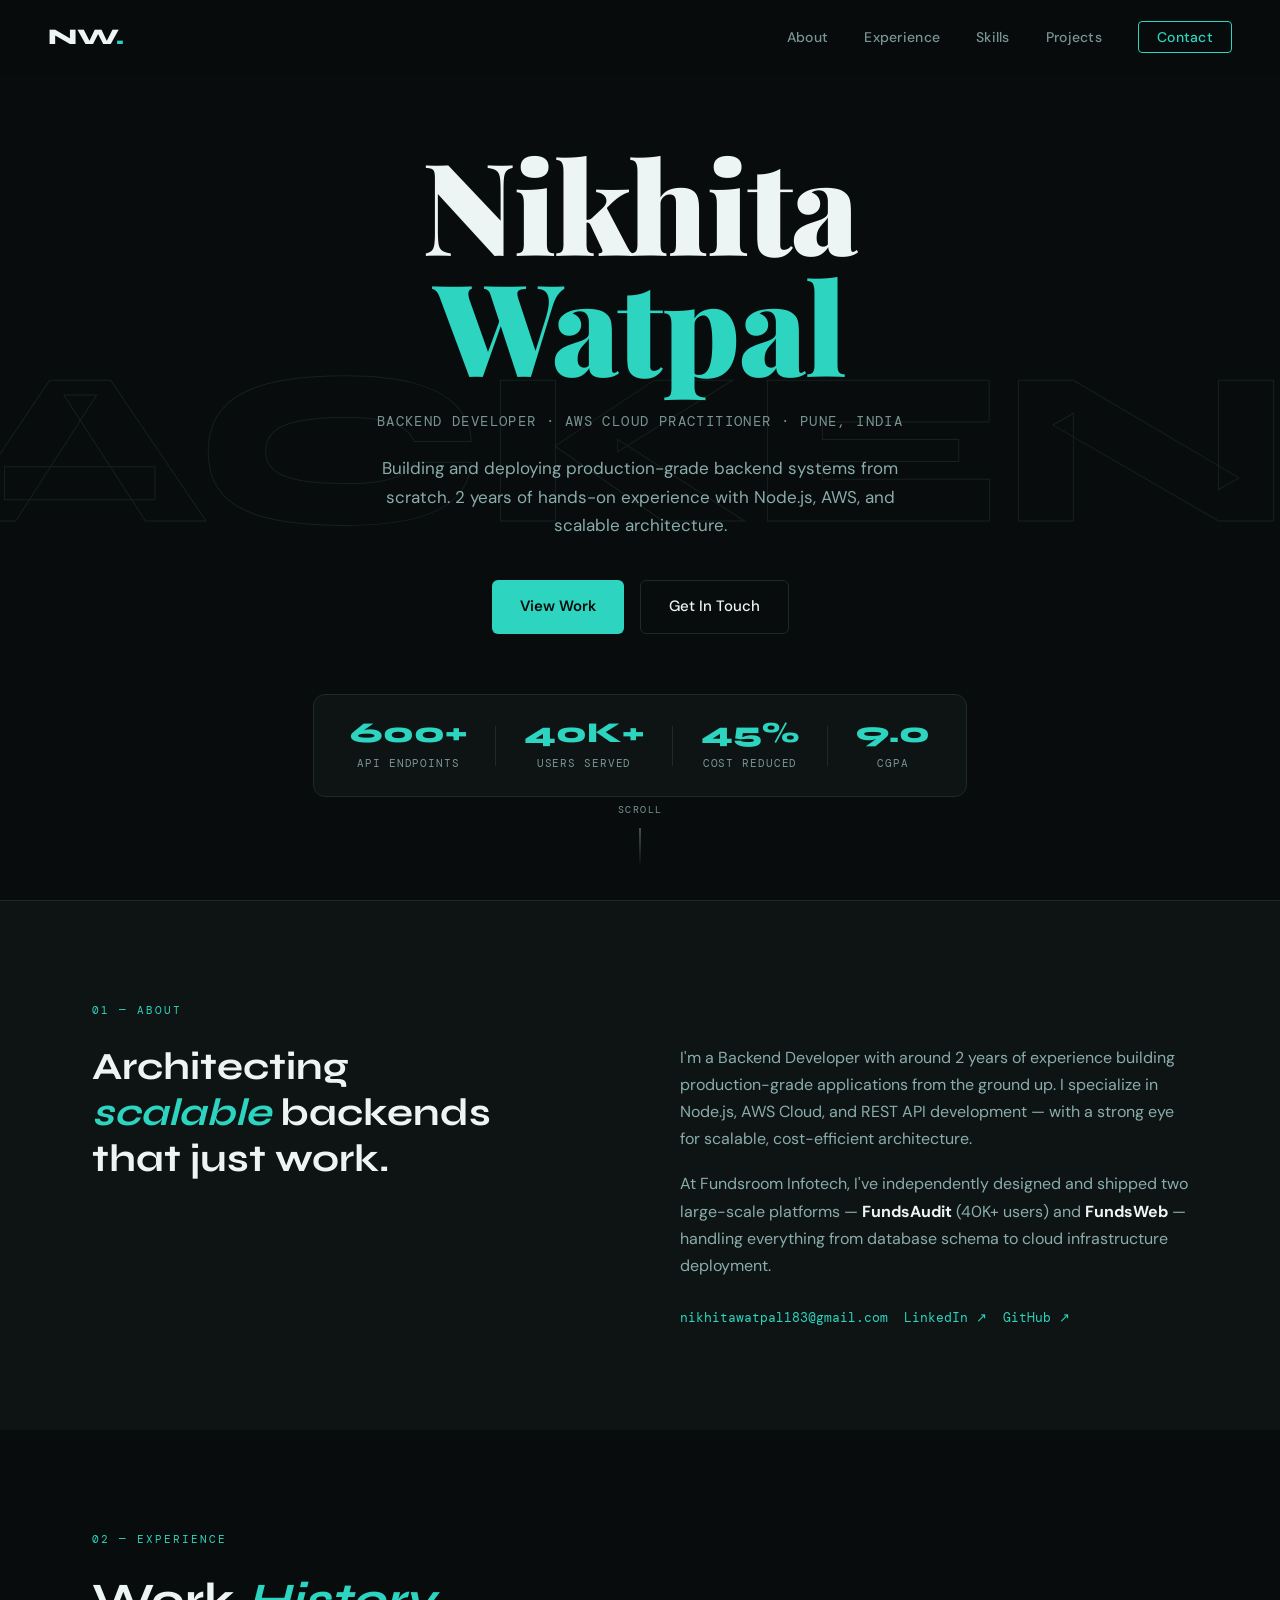
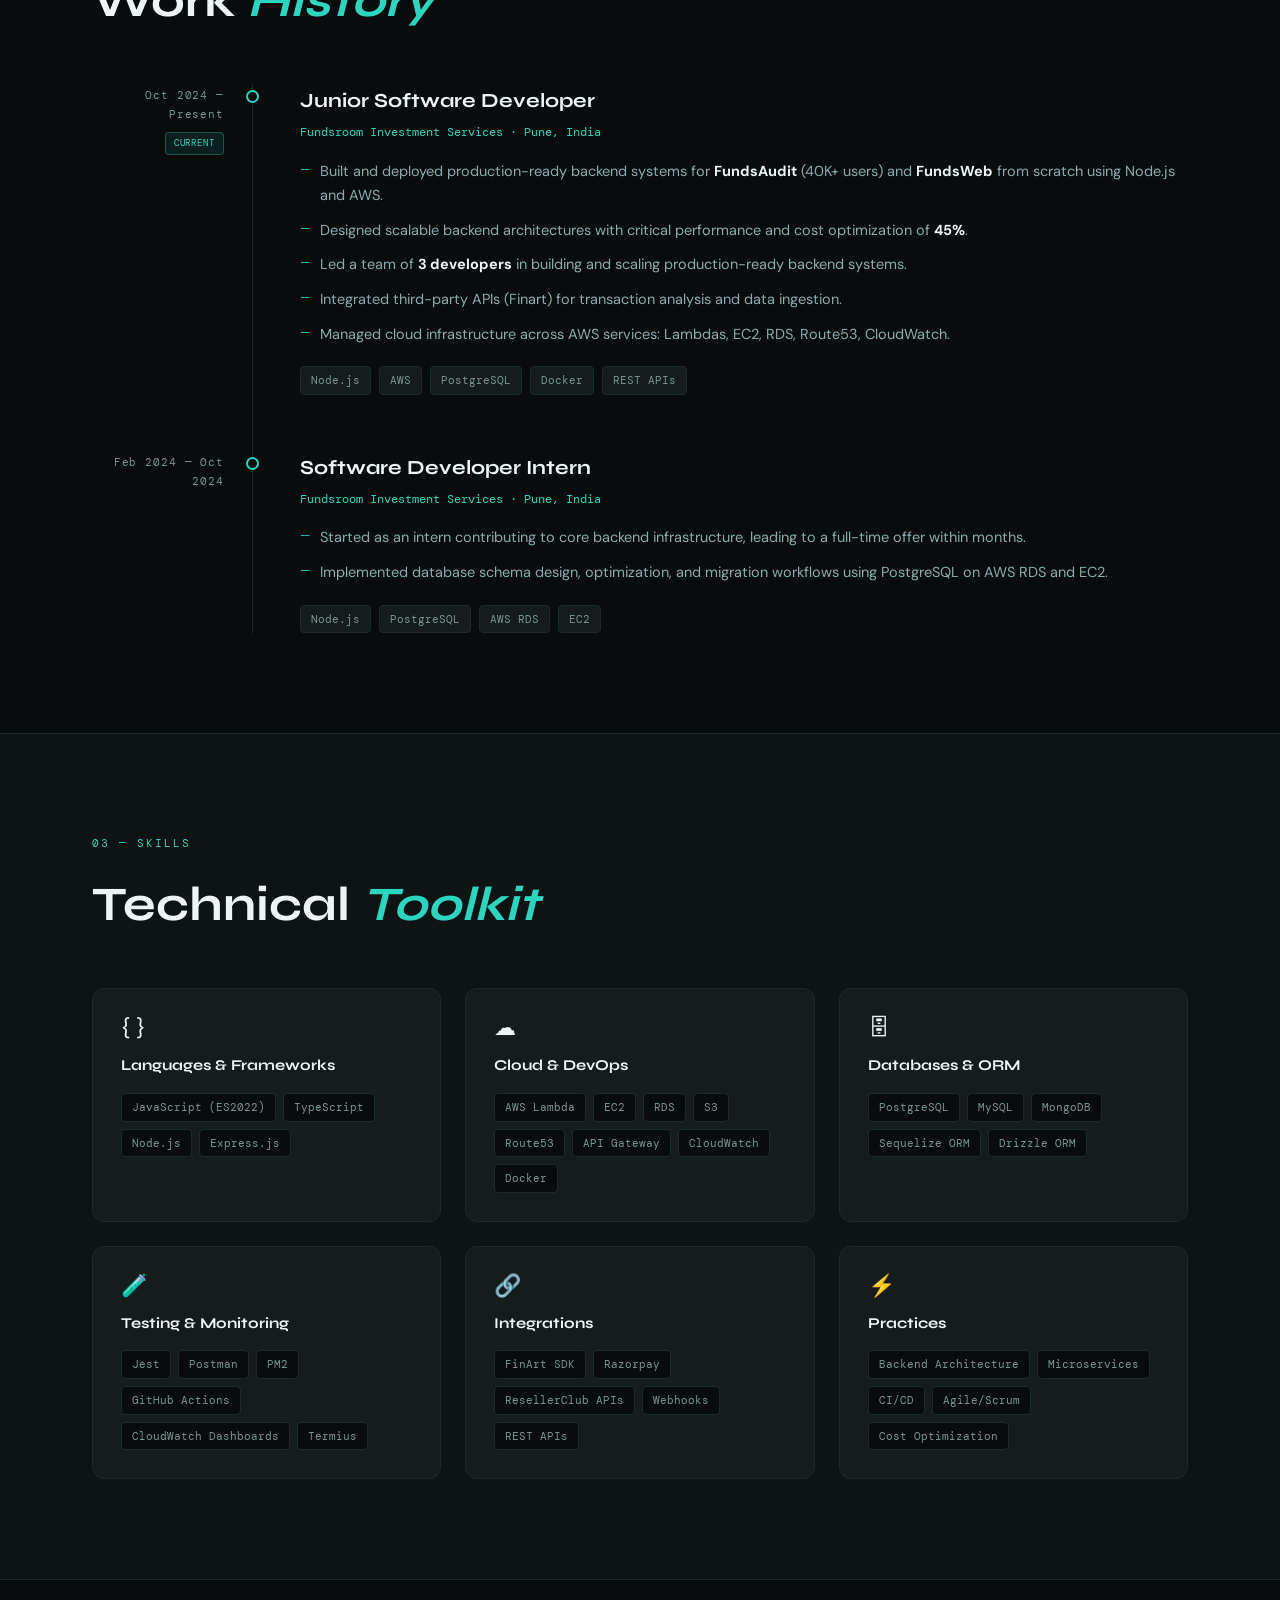
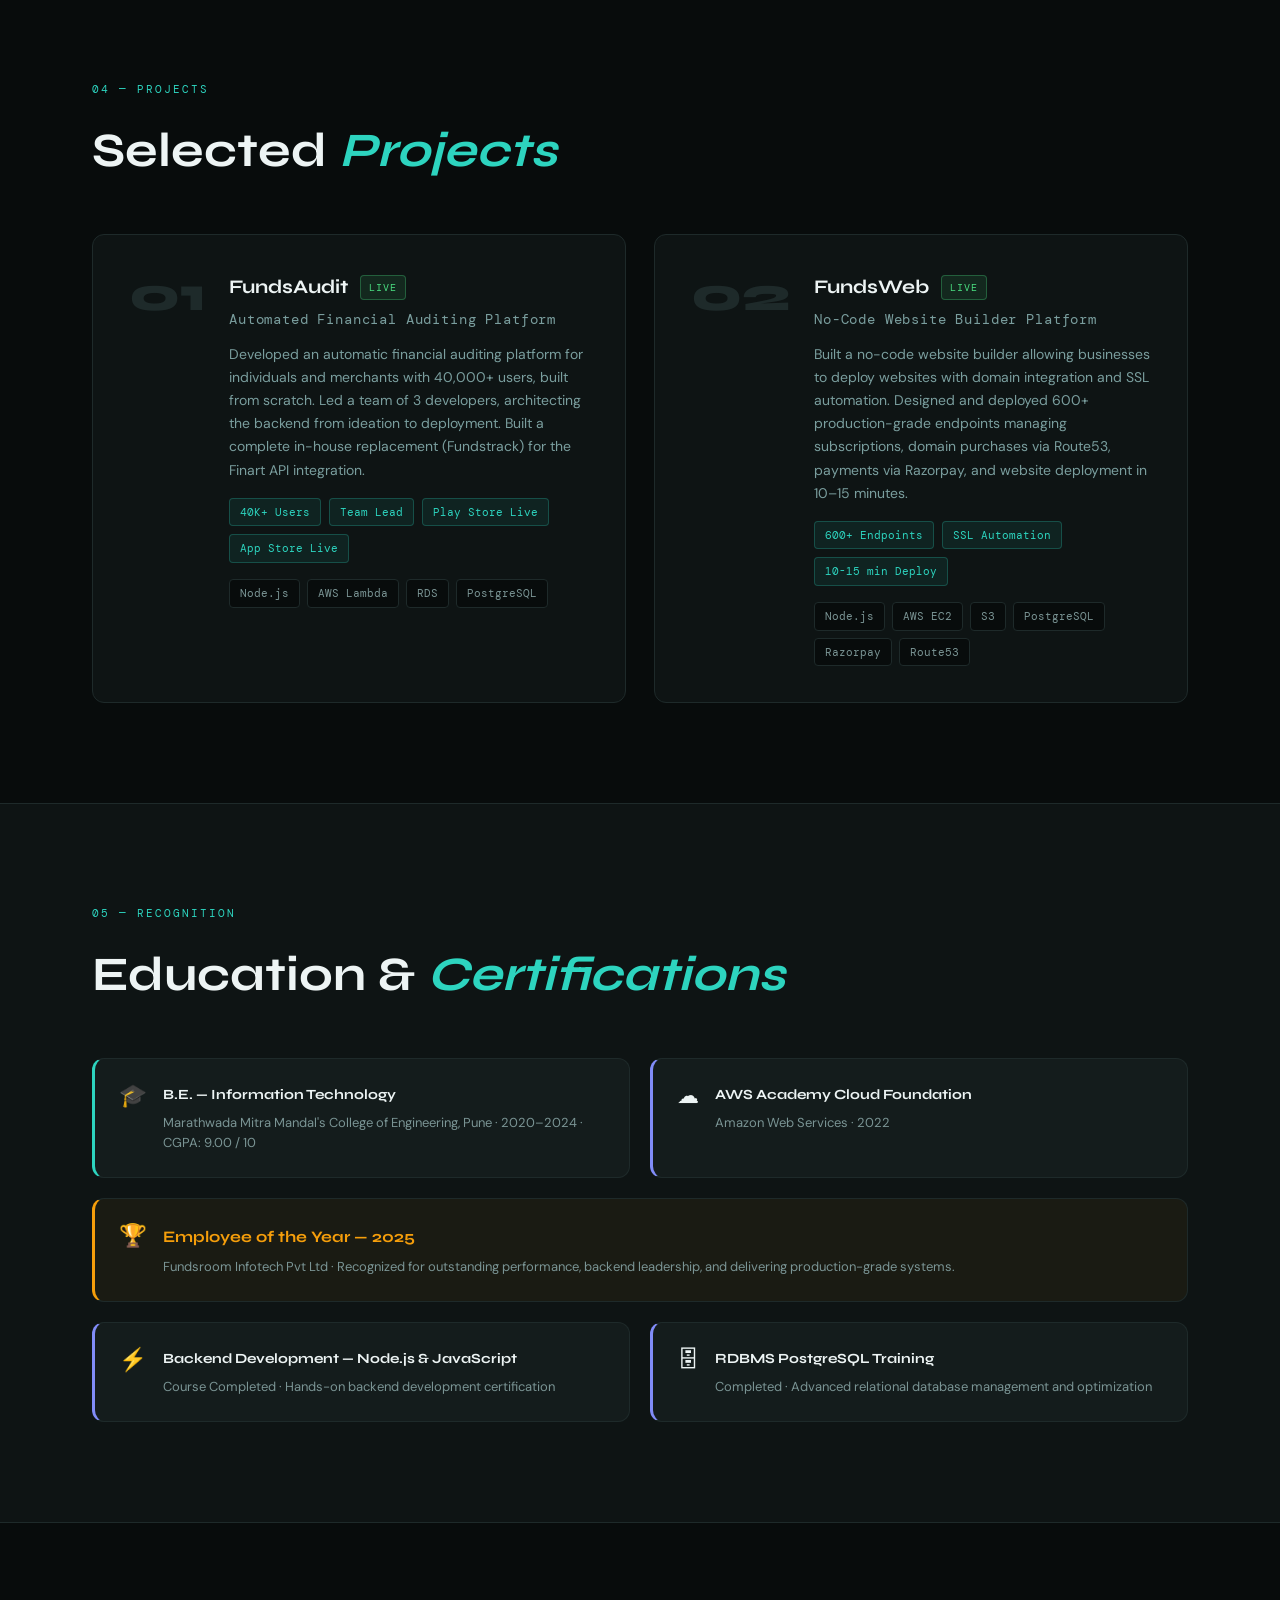
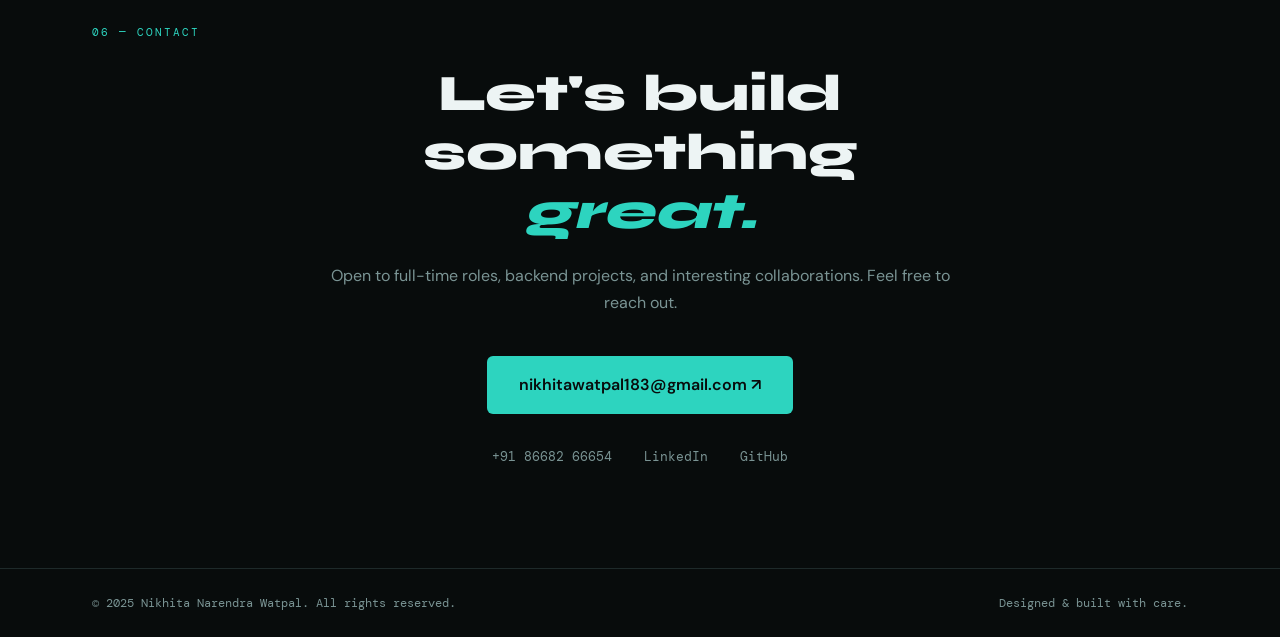
<file: index.html>
<!DOCTYPE html>
<html lang="en">
<head>
  <meta charset="UTF-8" />
  <meta name="viewport" content="width=device-width, initial-scale=1.0"/>
  <title>Nikhita Watpal — Backend Developer</title>
  <link rel="stylesheet" href="style.css" />
  <link rel="preconnect" href="https://fonts.googleapis.com">
  <link href="https://fonts.googleapis.com/css2?family=Syne:wght@400;600;700;800&family=DM+Mono:wght@300;400;500&family=DM+Sans:wght@300;400;500&family=Playfair+Display:ital,wght@0,700;0,800;0,900;1,700&display=swap" rel="stylesheet">
</head>
<body>

  <!-- NAV -->
  <nav id="navbar">
    <div class="nav-logo">NW<span class="dot">.</span></div>
    <ul class="nav-links">
      <li><a href="#about">About</a></li>
      <li><a href="#experience">Experience</a></li>
      <li><a href="#skills">Skills</a></li>
      <li><a href="#projects">Projects</a></li>
      <li><a href="#contact" class="nav-cta">Contact</a></li>
    </ul>
    <button class="hamburger" id="hamburger" aria-label="Toggle menu">
      <span></span><span></span><span></span>
    </button>
  </nav>

  <!-- HERO -->
  <section id="hero">
    <div class="hero-bg-text">BACKEND</div>
    <div class="hero-content">
      <h1 class="hero-name">Nikhita<br><span class="accent">Watpal</span></h1>
      <p class="hero-subtitle">Backend Developer · AWS Cloud Practitioner · Pune, India</p>
      <p class="hero-desc">Building and deploying production-grade backend systems from scratch. 2 years of hands-on experience with Node.js, AWS, and scalable architecture.</p>
      <div class="hero-actions">
        <a href="#projects" class="btn-primary">View Work</a>
        <a href="#contact" class="btn-outline">Get In Touch</a>
      </div>
      <div class="hero-stats">
        <div class="stat"><span class="stat-num">600+</span><span class="stat-label">API Endpoints</span></div>
        <div class="stat-divider"></div>
        <div class="stat"><span class="stat-num">40K+</span><span class="stat-label">Users Served</span></div>
        <div class="stat-divider"></div>
        <div class="stat"><span class="stat-num">45%</span><span class="stat-label">Cost Reduced</span></div>
        <div class="stat-divider"></div>
        <div class="stat"><span class="stat-num">9.0</span><span class="stat-label">CGPA</span></div>
      </div>
    </div>
    <div class="hero-scroll">
      <span>Scroll</span>
      <div class="scroll-line"></div>
    </div>
  </section>

  <!-- ABOUT -->
  <section id="about">
    <div class="container">
      <div class="section-label">01 — About</div>
      <div class="about-grid">
        <div class="about-left">
          <h2 class="section-title">Architecting <br><em>scalable</em> backends <br>that just work.</h2>
        </div>
        <div class="about-right">
          <p>I'm a Backend Developer with around 2 years of experience building production-grade applications from the ground up. I specialize in Node.js, AWS Cloud, and REST API development — with a strong eye for scalable, cost-efficient architecture.</p>
          <p>At Fundsroom Infotech, I've independently designed and shipped two large-scale platforms — <strong>FundsAudit</strong> (40K+ users) and <strong>FundsWeb</strong> — handling everything from database schema to cloud infrastructure deployment.</p>
          <div class="about-links">
            <a href="mailto:nikhitawatpal183@gmail.com" class="inline-link">nikhitawatpal183@gmail.com</a>
            <a href="https://www.linkedin.com/in/nikhita-watpal-6070b3226/" target="_blank" class="inline-link">LinkedIn ↗</a>
            <a href="https://github.com/Nwatpal123" target="_blank" class="inline-link">GitHub ↗</a>
          </div>
        </div>
      </div>
    </div>
  </section>

  <!-- EXPERIENCE -->
  <section id="experience">
    <div class="container">
      <div class="section-label">02 — Experience</div>
      <h2 class="section-title">Work <em>History</em></h2>
      <div class="timeline">

        <div class="timeline-item">
          <div class="timeline-meta">
            <span class="timeline-date">Oct 2024 — Present</span>
            <span class="timeline-badge current">Current</span>
          </div>
          <div class="timeline-content">
            <h3>Junior Software Developer</h3>
            <div class="timeline-company">Fundsroom Investment Services · Pune, India</div>
            <ul class="timeline-points">
              <li>Built and deployed production-ready backend systems for <strong>FundsAudit</strong> (40K+ users) and <strong>FundsWeb</strong> from scratch using Node.js and AWS.</li>
              <li>Designed scalable backend architectures with critical performance and cost optimization of <strong>45%</strong>.</li>
              <li>Led a team of <strong>3 developers</strong> in building and scaling production-ready backend systems.</li>
              <li>Integrated third-party APIs (Finart) for transaction analysis and data ingestion.</li>
              <li>Managed cloud infrastructure across AWS services: Lambdas, EC2, RDS, Route53, CloudWatch.</li>
            </ul>
            <div class="timeline-tags">
              <span>Node.js</span><span>AWS</span><span>PostgreSQL</span><span>Docker</span><span>REST APIs</span>
            </div>
          </div>
        </div>

        <div class="timeline-item">
          <div class="timeline-meta">
            <span class="timeline-date">Feb 2024 — Oct 2024</span>
          </div>
          <div class="timeline-content">
            <h3>Software Developer Intern</h3>
            <div class="timeline-company">Fundsroom Investment Services · Pune, India</div>
            <ul class="timeline-points">
              <li>Started as an intern contributing to core backend infrastructure, leading to a full-time offer within months.</li>
              <li>Implemented database schema design, optimization, and migration workflows using PostgreSQL on AWS RDS and EC2.</li>
            </ul>
            <div class="timeline-tags">
              <span>Node.js</span><span>PostgreSQL</span><span>AWS RDS</span><span>EC2</span>
            </div>
          </div>
        </div>

      </div>
    </div>
  </section>

  <!-- SKILLS -->
  <section id="skills">
    <div class="container">
      <div class="section-label">03 — Skills</div>
      <h2 class="section-title">Technical <em>Toolkit</em></h2>
      <div class="skills-grid">

        <div class="skill-card">
          <div class="skill-icon">{ }</div>
          <h4>Languages & Frameworks</h4>
          <div class="skill-items">
            <span>JavaScript (ES2022)</span><span>TypeScript</span><span>Node.js</span><span>Express.js</span>
          </div>
        </div>

        <div class="skill-card">
          <div class="skill-icon">☁</div>
          <h4>Cloud & DevOps</h4>
          <div class="skill-items">
            <span>AWS Lambda</span><span>EC2</span><span>RDS</span><span>S3</span><span>Route53</span><span>API Gateway</span><span>CloudWatch</span><span>Docker</span>
          </div>
        </div>

        <div class="skill-card">
          <div class="skill-icon">🗄</div>
          <h4>Databases & ORM</h4>
          <div class="skill-items">
            <span>PostgreSQL</span><span>MySQL</span><span>MongoDB</span><span>Sequelize ORM</span><span>Drizzle ORM</span>
          </div>
        </div>

        <div class="skill-card">
          <div class="skill-icon">🧪</div>
          <h4>Testing & Monitoring</h4>
          <div class="skill-items">
            <span>Jest</span><span>Postman</span><span>PM2</span><span>GitHub Actions</span><span>CloudWatch Dashboards</span><span>Termius</span>
          </div>
        </div>

        <div class="skill-card">
          <div class="skill-icon">🔗</div>
          <h4>Integrations</h4>
          <div class="skill-items">
            <span>FinArt SDK</span><span>Razorpay</span><span>ResellerClub APIs</span><span>Webhooks</span><span>REST APIs</span>
          </div>
        </div>

        <div class="skill-card">
          <div class="skill-icon">⚡</div>
          <h4>Practices</h4>
          <div class="skill-items">
            <span>Backend Architecture</span><span>Microservices</span><span>CI/CD</span><span>Agile/Scrum</span><span>Cost Optimization</span>
          </div>
        </div>

      </div>
    </div>
  </section>

  <!-- PROJECTS -->
  <section id="projects">
    <div class="container">
      <div class="section-label">04 — Projects</div>
      <h2 class="section-title">Selected <em>Projects</em></h2>
      <div class="projects-grid">

        <div class="project-card">
          <div class="project-num">01</div>
          <div class="project-body">
            <div class="project-header">
              <h3>FundsAudit</h3>
              <span class="project-status live">Live</span>
            </div>
            <p class="project-tagline">Automated Financial Auditing Platform</p>
            <p>Developed an automatic financial auditing platform for individuals and merchants with 40,000+ users, built from scratch. Led a team of 3 developers, architecting the backend from ideation to deployment. Built a complete in-house replacement (Fundstrack) for the Finart API integration.</p>
            <div class="project-results">
              <span class="result">40K+ Users</span>
              <span class="result">Team Lead</span>
              <span class="result">Play Store Live</span>
              <span class="result">App Store Live</span>
            </div>
            <div class="project-tags">
              <span>Node.js</span><span>AWS Lambda</span><span>RDS</span><span>PostgreSQL</span>
            </div>
          </div>
        </div>

        <div class="project-card">
          <div class="project-num">02</div>
          <div class="project-body">
            <div class="project-header">
              <h3>FundsWeb</h3>
              <span class="project-status live">Live</span>
            </div>
            <p class="project-tagline">No-Code Website Builder Platform</p>
            <p>Built a no-code website builder allowing businesses to deploy websites with domain integration and SSL automation. Designed and deployed 600+ production-grade endpoints managing subscriptions, domain purchases via Route53, payments via Razorpay, and website deployment in 10–15 minutes.</p>
            <div class="project-results">
              <span class="result">600+ Endpoints</span>
              <span class="result">SSL Automation</span>
              <span class="result">10-15 min Deploy</span>
            </div>
            <div class="project-tags">
              <span>Node.js</span><span>AWS EC2</span><span>S3</span><span>PostgreSQL</span><span>Razorpay</span><span>Route53</span>
            </div>
          </div>
        </div>

      </div>
    </div>
  </section>

  <!-- CERTIFICATIONS -->
  <section id="achievements">
    <div class="container">
      <div class="section-label">05 — Recognition</div>
      <h2 class="section-title">Education & <em>Certifications</em></h2>
      <div class="achievements-grid">

        <div class="achievement-card award">
          <div class="ach-icon">🎓</div>
          <div>
            <h4>B.E. — Information Technology</h4>
            <p>Marathwada Mitra Mandal's College of Engineering, Pune · 2020–2024 · CGPA: 9.00 / 10</p>
          </div>
        </div>

        <div class="achievement-card cert">
          <div class="ach-icon">☁</div>
          <div>
            <h4>AWS Academy Cloud Foundation</h4>
            <p>Amazon Web Services · 2022</p>
          </div>
        </div>

        <div class="achievement-card highlight">
  <div class="ach-icon">🏆</div>
  <div>
    <h4>Employee of the Year — 2025</h4>
    <p>Fundsroom Infotech Pvt Ltd · Recognized for outstanding performance, backend leadership, and delivering production-grade systems.</p>
  </div>
</div>


        <div class="achievement-card cert">
          <div class="ach-icon">⚡</div>
          <div>
            <h4>Backend Development — Node.js & JavaScript</h4>
            <p>Course Completed · Hands-on backend development certification</p>
          </div>
        </div>

        <div class="achievement-card cert">
          <div class="ach-icon">🗄</div>
          <div>
            <h4>RDBMS PostgreSQL Training</h4>
            <p>Completed · Advanced relational database management and optimization</p>
          </div>
        </div>

        
      </div>
    </div>
  </section>

  <!-- CONTACT -->
  <section id="contact">
    <div class="container">
      <div class="section-label">06 — Contact</div>
      <div class="contact-inner">
        <h2 class="contact-heading">Let's build something <em>great.</em></h2>
        <p class="contact-sub">Open to full-time roles, backend projects, and interesting collaborations. Feel free to reach out.</p>
        <a href="mailto:nikhitawatpal183@gmail.com" class="btn-primary big">nikhitawatpal183@gmail.com ↗</a>
        <div class="contact-links">
          <a href="tel:+918668266654">+91 86682 66654</a>
          <a href="https://www.linkedin.com/in/nikhita-watpal-6070b3226/" target="_blank">LinkedIn</a>
          <a href="https://github.com/Nwatpal123" target="_blank">GitHub</a>
        </div>
      </div>
    </div>
  </section>

  <!-- FOOTER -->
  <footer>
    <div class="container footer-inner">
      <span>© 2025 Nikhita Narendra Watpal. All rights reserved.</span>
      <span>Designed & built with care.</span>
    </div>
  </footer>

  <script src="script.js"></script>
</body>
</html>
</file>
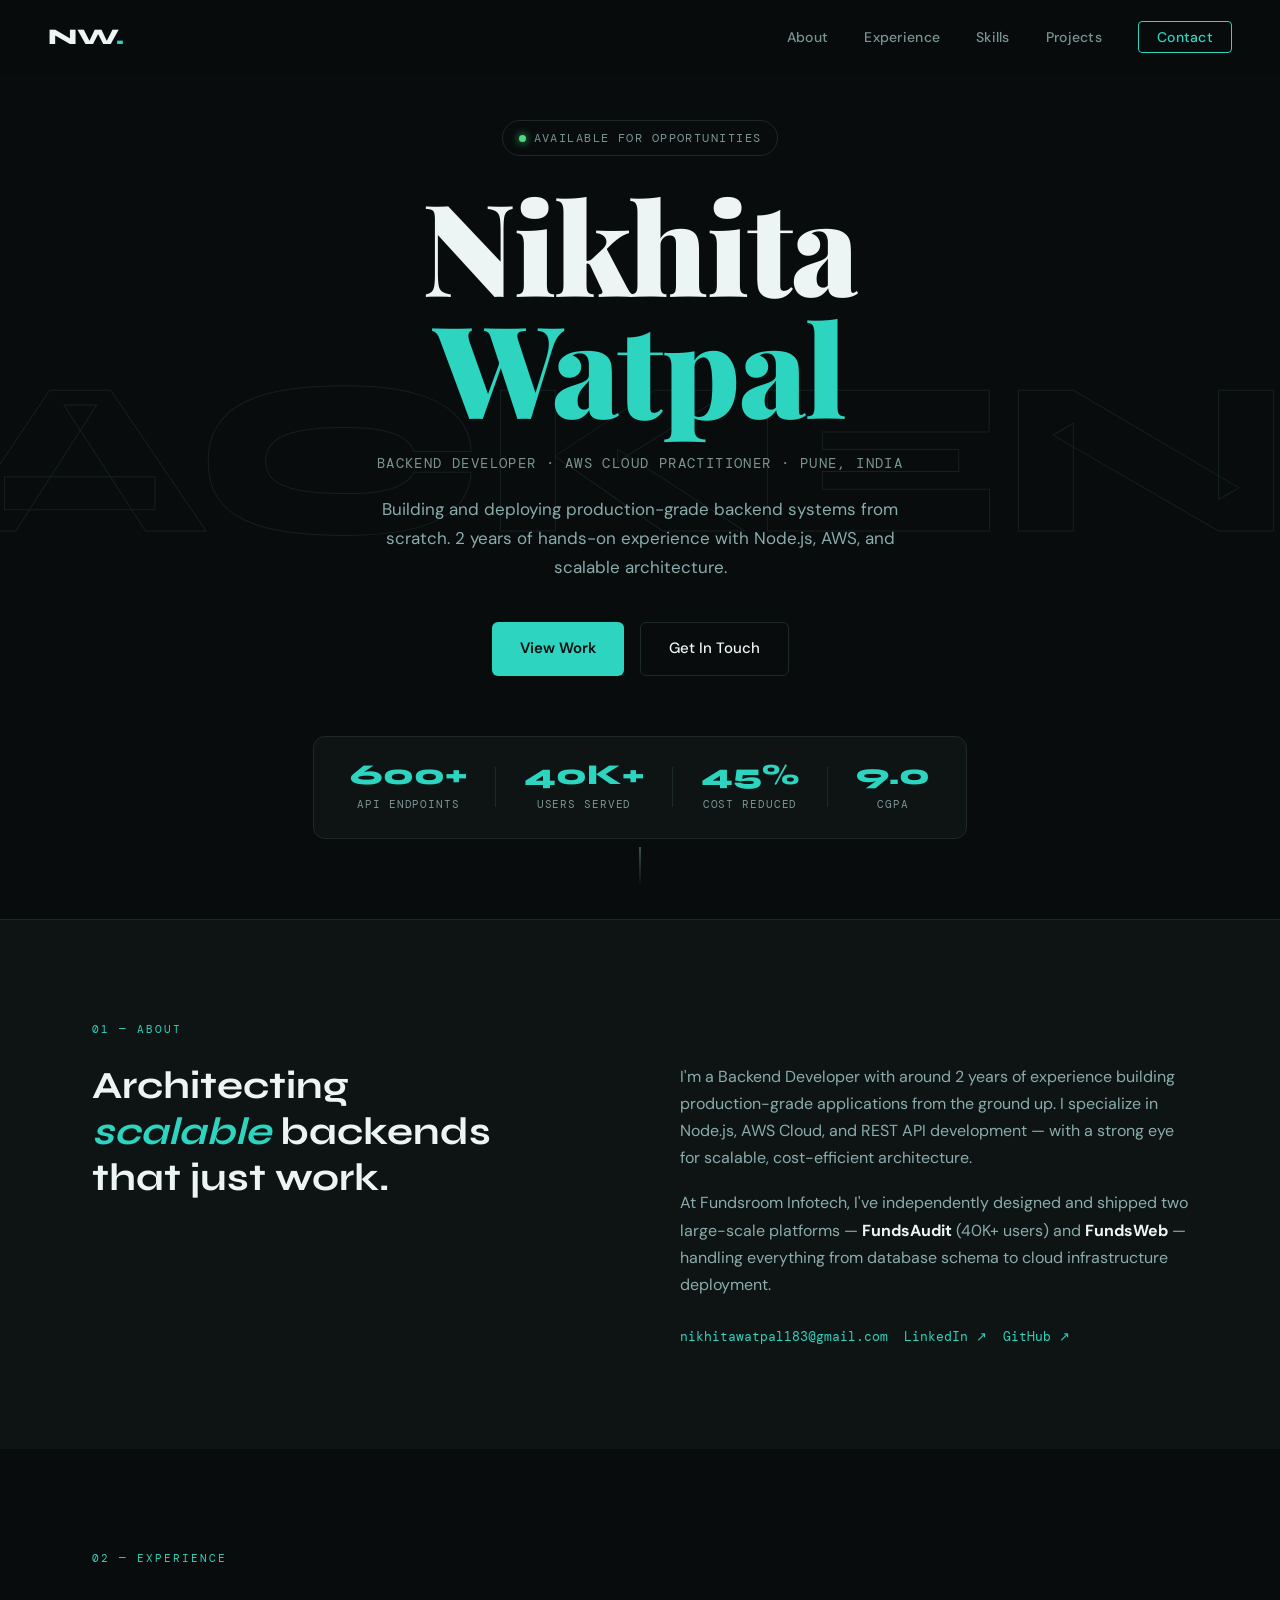
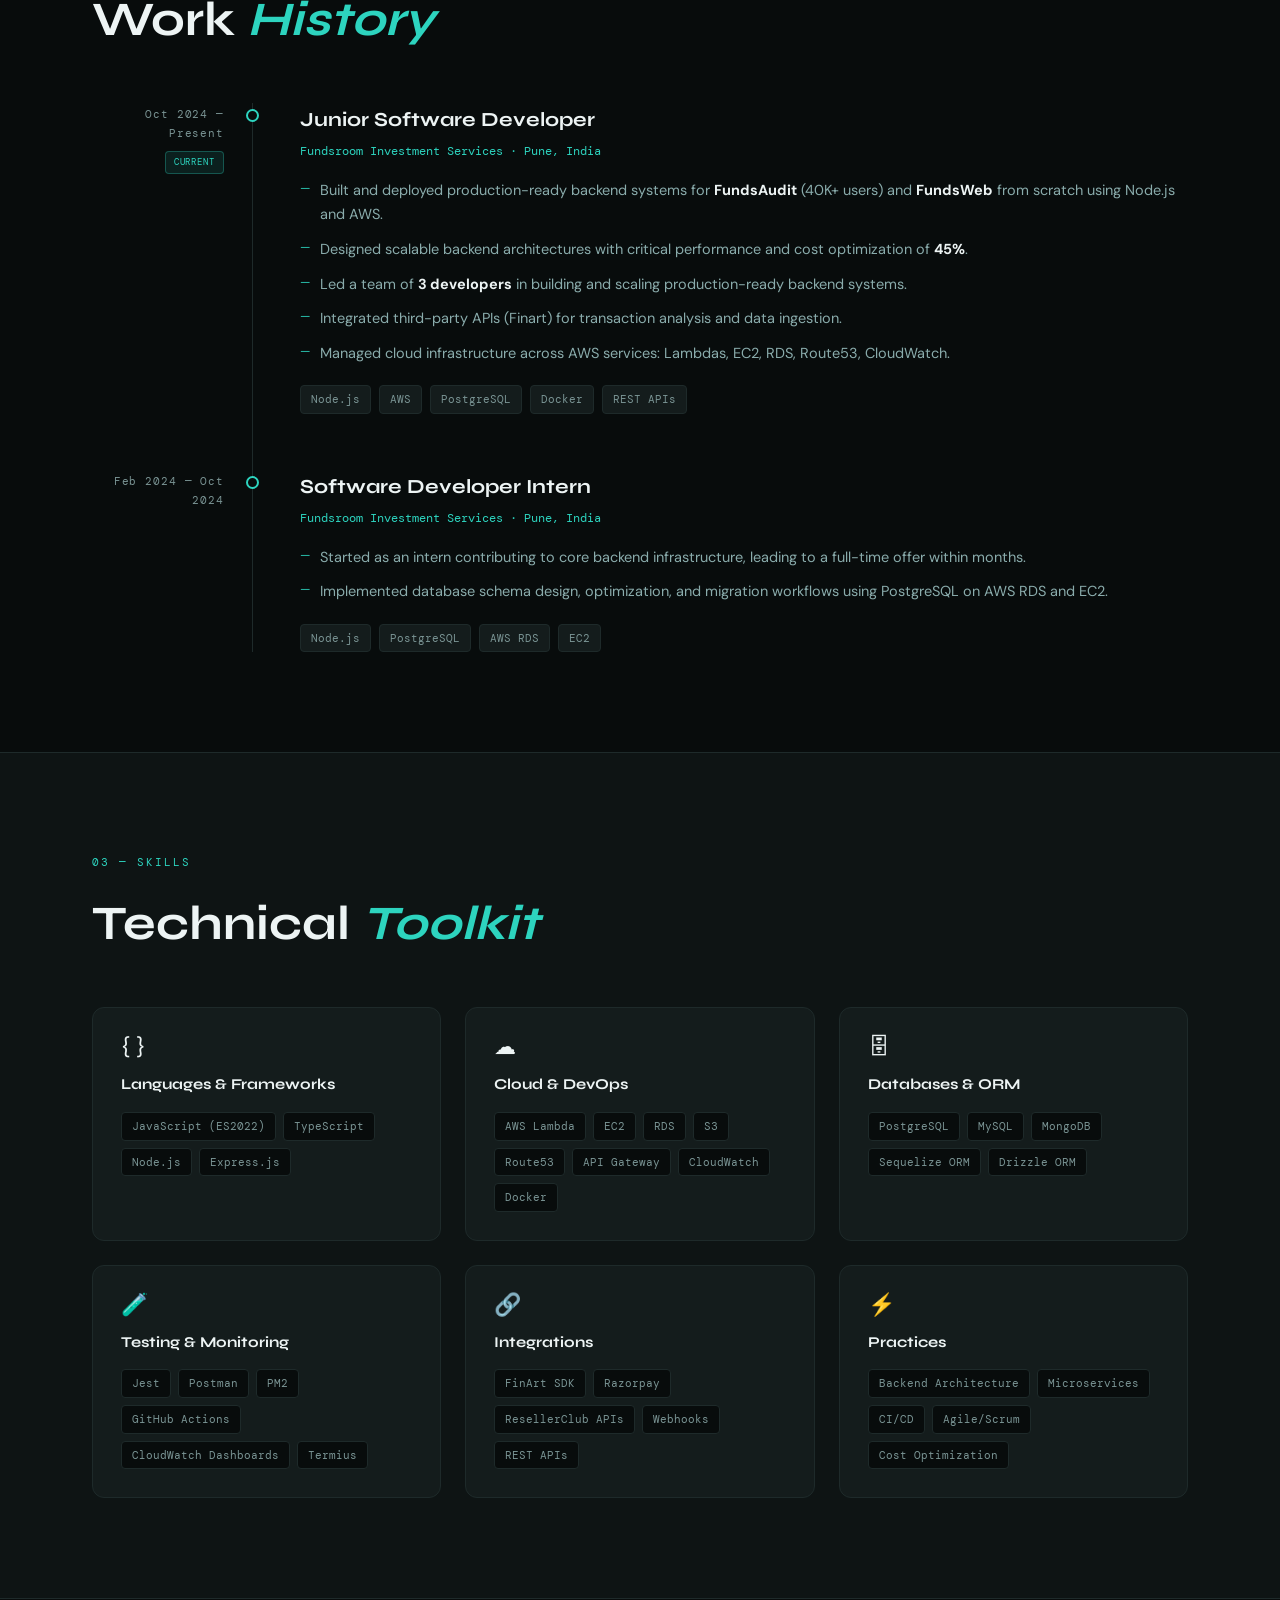
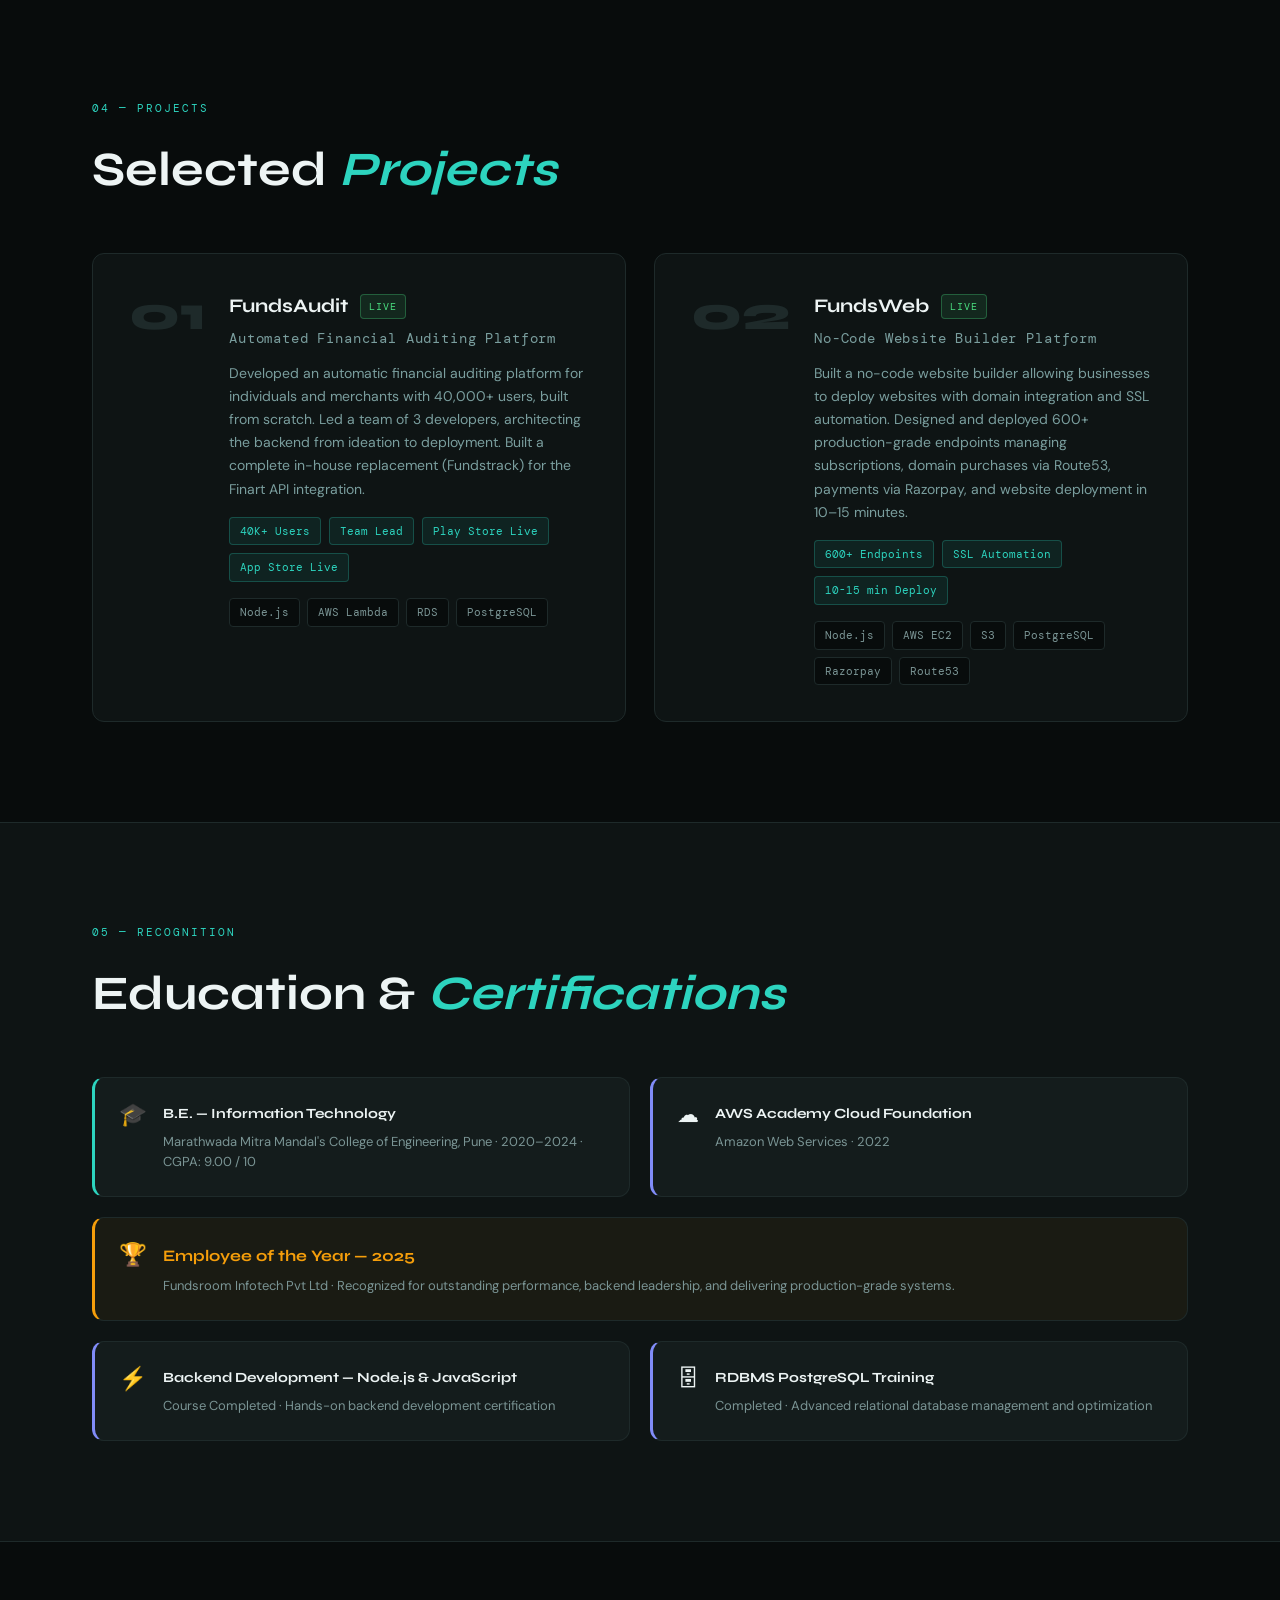
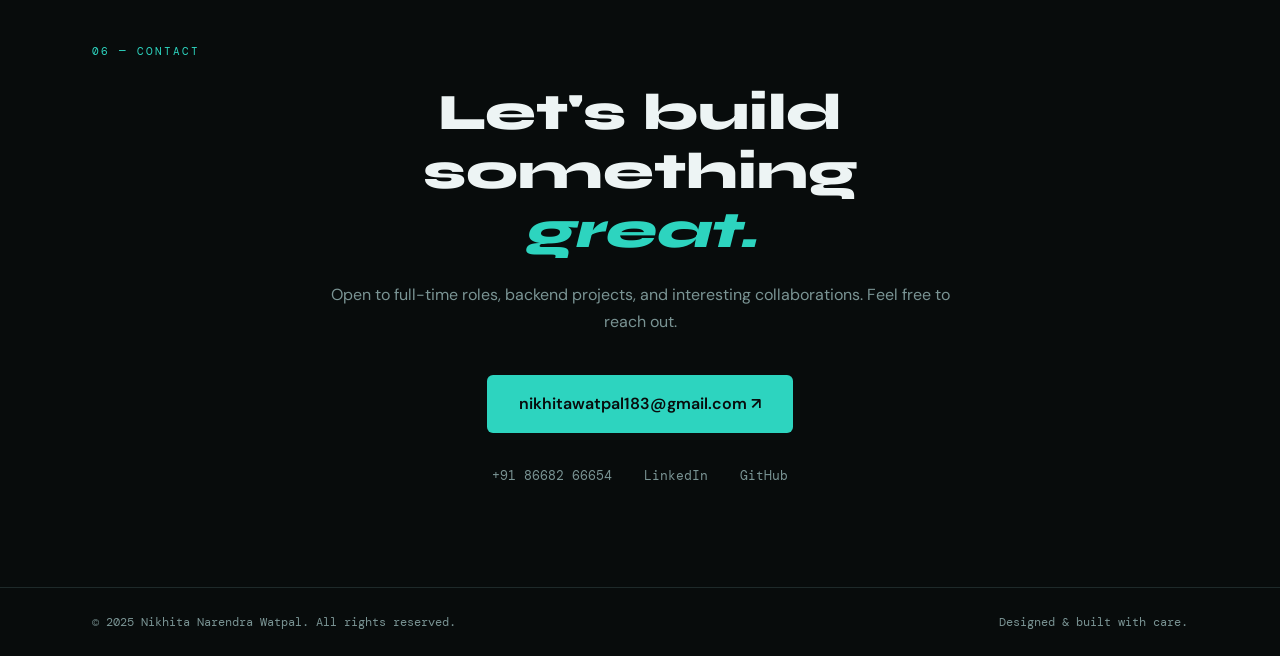
<file: nikhita-portfolio/index.html>
<!DOCTYPE html>
<html lang="en">
<head>
  <meta charset="UTF-8" />
  <meta name="viewport" content="width=device-width, initial-scale=1.0"/>
  <title>Nikhita Watpal — Backend Developer</title>
  <link rel="stylesheet" href="style.css" />
  <link rel="preconnect" href="https://fonts.googleapis.com">
  <link href="https://fonts.googleapis.com/css2?family=Syne:wght@400;600;700;800&family=DM+Mono:wght@300;400;500&family=DM+Sans:wght@300;400;500&family=Playfair+Display:ital,wght@0,700;0,800;0,900;1,700&display=swap" rel="stylesheet">
</head>
<body>

  <!-- NAV -->
  <nav id="navbar">
    <div class="nav-logo">NW<span class="dot">.</span></div>
    <ul class="nav-links">
      <li><a href="#about">About</a></li>
      <li><a href="#experience">Experience</a></li>
      <li><a href="#skills">Skills</a></li>
      <li><a href="#projects">Projects</a></li>
      <li><a href="#contact" class="nav-cta">Contact</a></li>
    </ul>
    <button class="hamburger" id="hamburger" aria-label="Toggle menu">
      <span></span><span></span><span></span>
    </button>
  </nav>

  <!-- HERO -->
  <section id="hero">
    <div class="hero-bg-text">BACKEND</div>
    <div class="hero-content">
      <div class="hero-tag"><span class="status-dot"></span> Available for opportunities</div>
      <h1 class="hero-name">Nikhita<br><span class="accent">Watpal</span></h1>
      <p class="hero-subtitle">Backend Developer · AWS Cloud Practitioner · Pune, India</p>
      <p class="hero-desc">Building and deploying production-grade backend systems from scratch. 2 years of hands-on experience with Node.js, AWS, and scalable architecture.</p>
      <div class="hero-actions">
        <a href="#projects" class="btn-primary">View Work</a>
        <a href="#contact" class="btn-outline">Get In Touch</a>
      </div>
      <div class="hero-stats">
        <div class="stat"><span class="stat-num">600+</span><span class="stat-label">API Endpoints</span></div>
        <div class="stat-divider"></div>
        <div class="stat"><span class="stat-num">40K+</span><span class="stat-label">Users Served</span></div>
        <div class="stat-divider"></div>
        <div class="stat"><span class="stat-num">45%</span><span class="stat-label">Cost Reduced</span></div>
        <div class="stat-divider"></div>
        <div class="stat"><span class="stat-num">9.0</span><span class="stat-label">CGPA</span></div>
      </div>
    </div>
    <div class="hero-scroll">
      <span>Scroll</span>
      <div class="scroll-line"></div>
    </div>
  </section>

  <!-- ABOUT -->
  <section id="about">
    <div class="container">
      <div class="section-label">01 — About</div>
      <div class="about-grid">
        <div class="about-left">
          <h2 class="section-title">Architecting <br><em>scalable</em> backends <br>that just work.</h2>
        </div>
        <div class="about-right">
          <p>I'm a Backend Developer with around 2 years of experience building production-grade applications from the ground up. I specialize in Node.js, AWS Cloud, and REST API development — with a strong eye for scalable, cost-efficient architecture.</p>
          <p>At Fundsroom Infotech, I've independently designed and shipped two large-scale platforms — <strong>FundsAudit</strong> (40K+ users) and <strong>FundsWeb</strong> — handling everything from database schema to cloud infrastructure deployment.</p>
          <div class="about-links">
            <a href="mailto:nikhitawatpal183@gmail.com" class="inline-link">nikhitawatpal183@gmail.com</a>
            <a href="https://linkedin.com/in/nikhita-watpal" target="_blank" class="inline-link">LinkedIn ↗</a>
            <a href="https://github.com/Nwatpal123" target="_blank" class="inline-link">GitHub ↗</a>
          </div>
        </div>
      </div>
    </div>
  </section>

  <!-- EXPERIENCE -->
  <section id="experience">
    <div class="container">
      <div class="section-label">02 — Experience</div>
      <h2 class="section-title">Work <em>History</em></h2>
      <div class="timeline">

        <div class="timeline-item">
          <div class="timeline-meta">
            <span class="timeline-date">Oct 2024 — Present</span>
            <span class="timeline-badge current">Current</span>
          </div>
          <div class="timeline-content">
            <h3>Junior Software Developer</h3>
            <div class="timeline-company">Fundsroom Investment Services · Pune, India</div>
            <ul class="timeline-points">
              <li>Built and deployed production-ready backend systems for <strong>FundsAudit</strong> (40K+ users) and <strong>FundsWeb</strong> from scratch using Node.js and AWS.</li>
              <li>Designed scalable backend architectures with critical performance and cost optimization of <strong>45%</strong>.</li>
              <li>Led a team of <strong>3 developers</strong> in building and scaling production-ready backend systems.</li>
              <li>Integrated third-party APIs (Finart) for transaction analysis and data ingestion.</li>
              <li>Managed cloud infrastructure across AWS services: Lambdas, EC2, RDS, Route53, CloudWatch.</li>
            </ul>
            <div class="timeline-tags">
              <span>Node.js</span><span>AWS</span><span>PostgreSQL</span><span>Docker</span><span>REST APIs</span>
            </div>
          </div>
        </div>

        <div class="timeline-item">
          <div class="timeline-meta">
            <span class="timeline-date">Feb 2024 — Oct 2024</span>
          </div>
          <div class="timeline-content">
            <h3>Software Developer Intern</h3>
            <div class="timeline-company">Fundsroom Investment Services · Pune, India</div>
            <ul class="timeline-points">
              <li>Started as an intern contributing to core backend infrastructure, leading to a full-time offer within months.</li>
              <li>Implemented database schema design, optimization, and migration workflows using PostgreSQL on AWS RDS and EC2.</li>
            </ul>
            <div class="timeline-tags">
              <span>Node.js</span><span>PostgreSQL</span><span>AWS RDS</span><span>EC2</span>
            </div>
          </div>
        </div>

      </div>
    </div>
  </section>

  <!-- SKILLS -->
  <section id="skills">
    <div class="container">
      <div class="section-label">03 — Skills</div>
      <h2 class="section-title">Technical <em>Toolkit</em></h2>
      <div class="skills-grid">

        <div class="skill-card">
          <div class="skill-icon">{ }</div>
          <h4>Languages & Frameworks</h4>
          <div class="skill-items">
            <span>JavaScript (ES2022)</span><span>TypeScript</span><span>Node.js</span><span>Express.js</span>
          </div>
        </div>

        <div class="skill-card">
          <div class="skill-icon">☁</div>
          <h4>Cloud & DevOps</h4>
          <div class="skill-items">
            <span>AWS Lambda</span><span>EC2</span><span>RDS</span><span>S3</span><span>Route53</span><span>API Gateway</span><span>CloudWatch</span><span>Docker</span>
          </div>
        </div>

        <div class="skill-card">
          <div class="skill-icon">🗄</div>
          <h4>Databases & ORM</h4>
          <div class="skill-items">
            <span>PostgreSQL</span><span>MySQL</span><span>MongoDB</span><span>Sequelize ORM</span><span>Drizzle ORM</span>
          </div>
        </div>

        <div class="skill-card">
          <div class="skill-icon">🧪</div>
          <h4>Testing & Monitoring</h4>
          <div class="skill-items">
            <span>Jest</span><span>Postman</span><span>PM2</span><span>GitHub Actions</span><span>CloudWatch Dashboards</span><span>Termius</span>
          </div>
        </div>

        <div class="skill-card">
          <div class="skill-icon">🔗</div>
          <h4>Integrations</h4>
          <div class="skill-items">
            <span>FinArt SDK</span><span>Razorpay</span><span>ResellerClub APIs</span><span>Webhooks</span><span>REST APIs</span>
          </div>
        </div>

        <div class="skill-card">
          <div class="skill-icon">⚡</div>
          <h4>Practices</h4>
          <div class="skill-items">
            <span>Backend Architecture</span><span>Microservices</span><span>CI/CD</span><span>Agile/Scrum</span><span>Cost Optimization</span>
          </div>
        </div>

      </div>
    </div>
  </section>

  <!-- PROJECTS -->
  <section id="projects">
    <div class="container">
      <div class="section-label">04 — Projects</div>
      <h2 class="section-title">Selected <em>Projects</em></h2>
      <div class="projects-grid">

        <div class="project-card">
          <div class="project-num">01</div>
          <div class="project-body">
            <div class="project-header">
              <h3>FundsAudit</h3>
              <span class="project-status live">Live</span>
            </div>
            <p class="project-tagline">Automated Financial Auditing Platform</p>
            <p>Developed an automatic financial auditing platform for individuals and merchants with 40,000+ users, built from scratch. Led a team of 3 developers, architecting the backend from ideation to deployment. Built a complete in-house replacement (Fundstrack) for the Finart API integration.</p>
            <div class="project-results">
              <span class="result">40K+ Users</span>
              <span class="result">Team Lead</span>
              <span class="result">Play Store Live</span>
              <span class="result">App Store Live</span>
            </div>
            <div class="project-tags">
              <span>Node.js</span><span>AWS Lambda</span><span>RDS</span><span>PostgreSQL</span>
            </div>
          </div>
        </div>

        <div class="project-card">
          <div class="project-num">02</div>
          <div class="project-body">
            <div class="project-header">
              <h3>FundsWeb</h3>
              <span class="project-status live">Live</span>
            </div>
            <p class="project-tagline">No-Code Website Builder Platform</p>
            <p>Built a no-code website builder allowing businesses to deploy websites with domain integration and SSL automation. Designed and deployed 600+ production-grade endpoints managing subscriptions, domain purchases via Route53, payments via Razorpay, and website deployment in 10–15 minutes.</p>
            <div class="project-results">
              <span class="result">600+ Endpoints</span>
              <span class="result">SSL Automation</span>
              <span class="result">10-15 min Deploy</span>
            </div>
            <div class="project-tags">
              <span>Node.js</span><span>AWS EC2</span><span>S3</span><span>PostgreSQL</span><span>Razorpay</span><span>Route53</span>
            </div>
          </div>
        </div>

      </div>
    </div>
  </section>

  <!-- CERTIFICATIONS -->
  <section id="achievements">
    <div class="container">
      <div class="section-label">05 — Recognition</div>
      <h2 class="section-title">Education & <em>Certifications</em></h2>
      <div class="achievements-grid">

        <div class="achievement-card award">
          <div class="ach-icon">🎓</div>
          <div>
            <h4>B.E. — Information Technology</h4>
            <p>Marathwada Mitra Mandal's College of Engineering, Pune · 2020–2024 · CGPA: 9.00 / 10</p>
          </div>
        </div>

        <div class="achievement-card cert">
          <div class="ach-icon">☁</div>
          <div>
            <h4>AWS Academy Cloud Foundation</h4>
            <p>Amazon Web Services · 2022</p>
          </div>
        </div>

        <div class="achievement-card highlight">
  <div class="ach-icon">🏆</div>
  <div>
    <h4>Employee of the Year — 2025</h4>
    <p>Fundsroom Infotech Pvt Ltd · Recognized for outstanding performance, backend leadership, and delivering production-grade systems.</p>
  </div>
</div>


        <div class="achievement-card cert">
          <div class="ach-icon">⚡</div>
          <div>
            <h4>Backend Development — Node.js & JavaScript</h4>
            <p>Course Completed · Hands-on backend development certification</p>
          </div>
        </div>

        <div class="achievement-card cert">
          <div class="ach-icon">🗄</div>
          <div>
            <h4>RDBMS PostgreSQL Training</h4>
            <p>Completed · Advanced relational database management and optimization</p>
          </div>
        </div>

        
      </div>
    </div>
  </section>

  <!-- CONTACT -->
  <section id="contact">
    <div class="container">
      <div class="section-label">06 — Contact</div>
      <div class="contact-inner">
        <h2 class="contact-heading">Let's build something <em>great.</em></h2>
        <p class="contact-sub">Open to full-time roles, backend projects, and interesting collaborations. Feel free to reach out.</p>
        <a href="mailto:nikhitawatpal183@gmail.com" class="btn-primary big">nikhitawatpal183@gmail.com ↗</a>
        <div class="contact-links">
          <a href="tel:+918668266654">+91 86682 66654</a>
          <a href="https://linkedin.com/in/nikhita-watpal" target="_blank">LinkedIn</a>
          <a href="https://github.com/Nwatpal123" target="_blank">GitHub</a>
        </div>
      </div>
    </div>
  </section>

  <!-- FOOTER -->
  <footer>
    <div class="container footer-inner">
      <span>© 2025 Nikhita Narendra Watpal. All rights reserved.</span>
      <span>Designed & built with care.</span>
    </div>
  </footer>

  <script src="script.js"></script>
</body>
</html>
</file>
<file: style.css>
/* ============================
   RESET & BASE
   ============================ */
*, *::before, *::after { box-sizing: border-box; margin: 0; padding: 0; }

:root {
  --bg: #080c0c;
  --bg2: #0e1414;
  --bg3: #141c1c;
  --border: #1e2a2a;
  --text: #edf4f4;
  --muted: #7a9494;
  --accent: #2dd4bf;
  --accent2: #14b8a6;
  --white: #ffffff;

  --font-display: 'Syne', sans-serif;
  --font-body: 'DM Sans', sans-serif;
  --font-mono: 'DM Mono', monospace;

  --max-w: 1160px;
  --radius: 12px;
}

html { scroll-behavior: smooth; }

body {
  background: var(--bg);
  color: var(--text);
  font-family: var(--font-body);
  font-size: 16px;
  line-height: 1.7;
  overflow-x: hidden;
}

/* ============================
   UTILITY
   ============================ */
.container {
  max-width: var(--max-w);
  margin: 0 auto;
  padding: 0 32px;
}

.section-label {
  font-family: var(--font-mono);
  font-size: 11px;
  letter-spacing: 0.18em;
  text-transform: uppercase;
  color: var(--accent);
  margin-bottom: 24px;
}

.section-title {
  font-family: var(--font-display);
  font-size: clamp(2rem, 4vw, 3rem);
  font-weight: 700;
  line-height: 1.15;
  color: var(--text);
  margin-bottom: 56px;
}

.section-title em {
  font-style: italic;
  color: var(--accent);
}

/* ============================
   NAV
   ============================ */
#navbar {
  position: fixed;
  top: 0; left: 0; right: 0;
  z-index: 100;
  display: flex;
  align-items: center;
  justify-content: space-between;
  padding: 18px 48px;
  background: rgba(8,12,12,0.85);
  backdrop-filter: blur(16px);
  border-bottom: 1px solid transparent;
  transition: border-color 0.3s, padding 0.3s;
}

#navbar.scrolled {
  border-color: var(--border);
  padding: 14px 48px;
}

.nav-logo {
  font-family: var(--font-display);
  font-size: 1.4rem;
  font-weight: 800;
  color: var(--text);
}

.nav-logo .dot { color: var(--accent); }

.nav-links {
  display: flex;
  gap: 36px;
  list-style: none;
}

.nav-links a {
  font-family: var(--font-body);
  font-size: 14px;
  font-weight: 500;
  color: var(--muted);
  text-decoration: none;
  letter-spacing: 0.02em;
  transition: color 0.2s;
}

.nav-links a:hover { color: var(--text); }

.nav-links .nav-cta {
  color: var(--accent);
  border: 1px solid var(--accent);
  padding: 6px 18px;
  border-radius: 4px;
  transition: background 0.2s, color 0.2s;
}

.nav-links .nav-cta:hover {
  background: var(--accent);
  color: var(--bg);
}

.hamburger {
  display: none;
  flex-direction: column;
  gap: 5px;
  background: none;
  border: none;
  cursor: pointer;
  padding: 4px;
}

.hamburger span {
  display: block;
  width: 24px;
  height: 2px;
  background: var(--text);
  transition: all 0.3s;
}

/* ============================
   HERO
   ============================ */
#hero {
  min-height: 100vh;
  display: flex;
  align-items: center;
  justify-content: center;
  padding: 120px 48px 80px;
  position: relative;
  overflow: hidden;
}

.hero-bg-text {
  position: absolute;
  top: 50%;
  left: 50%;
  transform: translate(-50%, -50%);
  font-family: var(--font-display);
  font-size: clamp(80px, 18vw, 220px);
  font-weight: 800;
  color: transparent;
  -webkit-text-stroke: 1px #162020;
  white-space: nowrap;
  pointer-events: none;
  user-select: none;
  z-index: 0;
}

.hero-content {
  position: relative;
  z-index: 1;
  max-width: 820px;
  text-align: center;
}

.hero-tag {
  display: inline-flex;
  align-items: center;
  gap: 8px;
  font-family: var(--font-mono);
  font-size: 12px;
  letter-spacing: 0.12em;
  text-transform: uppercase;
  color: var(--muted);
  border: 1px solid var(--border);
  padding: 7px 16px;
  border-radius: 100px;
  margin-bottom: 28px;
  opacity: 0;
  animation: fadeUp 0.6s ease 0.1s forwards;
}

.status-dot {
  width: 7px; height: 7px;
  border-radius: 50%;
  background: #4ade80;
  box-shadow: 0 0 8px #4ade80;
  animation: pulse 2s ease infinite;
}

@keyframes pulse {
  0%, 100% { opacity: 1; }
  50% { opacity: 0.4; }
}

.hero-name {
  font-family: 'Playfair Display', serif;
  font-size: clamp(3.5rem, 10vw, 8rem);
  font-weight: 900;
  line-height: 0.95;
  color: var(--text);
  margin-bottom: 24px;
  letter-spacing: -0.01em;
  opacity: 0;
  animation: fadeUp 0.7s ease 0.2s forwards;
}

.hero-name .accent { color: var(--accent); }

.hero-subtitle {
  font-family: var(--font-mono);
  font-size: 14px;
  letter-spacing: 0.1em;
  color: var(--muted);
  text-transform: uppercase;
  margin-bottom: 20px;
  opacity: 0;
  animation: fadeUp 0.7s ease 0.3s forwards;
}

.hero-desc {
  font-size: 17px;
  color: #8aacac;
  max-width: 540px;
  margin: 0 auto 40px;
  opacity: 0;
  animation: fadeUp 0.7s ease 0.4s forwards;
}

.hero-actions {
  display: flex;
  gap: 16px;
  justify-content: center;
  margin-bottom: 60px;
  opacity: 0;
  animation: fadeUp 0.7s ease 0.5s forwards;
}

.btn-primary {
  display: inline-flex;
  align-items: center;
  gap: 8px;
  background: var(--accent);
  color: var(--bg);
  font-family: var(--font-body);
  font-weight: 600;
  font-size: 15px;
  padding: 13px 28px;
  border-radius: 6px;
  text-decoration: none;
  transition: background 0.2s, transform 0.2s;
}

.btn-primary:hover {
  background: var(--accent2);
  transform: translateY(-2px);
}

.btn-primary.big {
  font-size: 16px;
  padding: 15px 32px;
  word-break: break-all;
}

.btn-outline {
  display: inline-flex;
  align-items: center;
  background: transparent;
  color: var(--text);
  font-family: var(--font-body);
  font-weight: 500;
  font-size: 15px;
  padding: 13px 28px;
  border-radius: 6px;
  border: 1px solid var(--border);
  text-decoration: none;
  transition: border-color 0.2s, color 0.2s, transform 0.2s;
}

.btn-outline:hover {
  border-color: var(--accent);
  color: var(--accent);
  transform: translateY(-2px);
}

.hero-stats {
  display: flex;
  align-items: center;
  justify-content: center;
  gap: 28px;
  border: 1px solid var(--border);
  border-radius: var(--radius);
  padding: 24px 36px;
  background: var(--bg2);
  opacity: 0;
  animation: fadeUp 0.7s ease 0.6s forwards;
  flex-wrap: wrap;
}

.stat { text-align: center; }

.stat-num {
  display: block;
  font-family: var(--font-display);
  font-size: 1.8rem;
  font-weight: 800;
  color: var(--accent);
  line-height: 1;
}

.stat-label {
  display: block;
  font-family: var(--font-mono);
  font-size: 11px;
  color: var(--muted);
  letter-spacing: 0.08em;
  margin-top: 6px;
  text-transform: uppercase;
}

.stat-divider {
  width: 1px;
  height: 40px;
  background: var(--border);
}

.hero-scroll {
  position: absolute;
  bottom: 32px;
  left: 50%;
  transform: translateX(-50%);
  display: flex;
  flex-direction: column;
  align-items: center;
  gap: 10px;
  font-family: var(--font-mono);
  font-size: 10px;
  letter-spacing: 0.15em;
  text-transform: uppercase;
  color: var(--muted);
  opacity: 0;
  animation: fadeIn 1s ease 1.2s forwards;
}

.scroll-line {
  width: 1px;
  height: 40px;
  background: linear-gradient(to bottom, var(--muted), transparent);
  animation: scrollAnim 2s ease infinite;
}

@keyframes scrollAnim {
  0% { transform: scaleY(0); transform-origin: top; }
  50% { transform: scaleY(1); transform-origin: top; }
  51% { transform: scaleY(1); transform-origin: bottom; }
  100% { transform: scaleY(0); transform-origin: bottom; }
}

/* ============================
   SECTIONS
   ============================ */
section { padding: 100px 0; }

#about { background: var(--bg2); border-top: 1px solid var(--border); }
#experience { background: var(--bg); }
#skills { background: var(--bg2); border-top: 1px solid var(--border); }
#projects { background: var(--bg); border-top: 1px solid var(--border); }
#achievements { background: var(--bg2); border-top: 1px solid var(--border); }
#contact { background: var(--bg); border-top: 1px solid var(--border); }

/* ============================
   ABOUT
   ============================ */
.about-grid {
  display: grid;
  grid-template-columns: 1fr 1fr;
  gap: 80px;
  align-items: start;
}

.about-left h2 {
  font-family: var(--font-display);
  font-size: clamp(1.8rem, 3vw, 2.4rem);
  font-weight: 700;
  line-height: 1.2;
}

.about-left h2 em {
  font-style: italic;
  color: var(--accent);
}

.about-right p {
  color: #8aacac;
  margin-bottom: 18px;
  font-size: 16px;
}

.about-right p strong { color: var(--text); }

.about-links {
  display: flex;
  flex-wrap: wrap;
  gap: 16px;
  margin-top: 28px;
}

.inline-link {
  font-family: var(--font-mono);
  font-size: 13px;
  color: var(--accent);
  text-decoration: none;
  border-bottom: 1px solid transparent;
  transition: border-color 0.2s;
}

.inline-link:hover { border-color: var(--accent); }

/* ============================
   TIMELINE
   ============================ */
.timeline {
  display: flex;
  flex-direction: column;
  position: relative;
}

.timeline::before {
  content: '';
  position: absolute;
  left: 160px;
  top: 0; bottom: 0;
  width: 1px;
  background: var(--border);
}

.timeline-item {
  display: grid;
  grid-template-columns: 160px 1fr;
  gap: 48px;
  padding: 0 0 56px;
  position: relative;
}

.timeline-item:last-child { padding-bottom: 0; }

.timeline-item::before {
  content: '';
  position: absolute;
  left: 154px;
  top: 6px;
  width: 13px; height: 13px;
  border-radius: 50%;
  background: var(--bg);
  border: 2px solid var(--accent);
  z-index: 1;
}

.timeline-meta {
  display: flex;
  flex-direction: column;
  gap: 8px;
  padding-top: 2px;
}

.timeline-date {
  font-family: var(--font-mono);
  font-size: 11px;
  color: var(--muted);
  letter-spacing: 0.08em;
  text-align: right;
  padding-right: 28px;
}

.timeline-badge {
  align-self: flex-end;
  margin-right: 28px;
  font-family: var(--font-mono);
  font-size: 9px;
  letter-spacing: 0.1em;
  text-transform: uppercase;
  padding: 3px 8px;
  border-radius: 4px;
}

.timeline-badge.current {
  background: rgba(45, 212, 191, 0.1);
  color: var(--accent);
  border: 1px solid rgba(45, 212, 191, 0.3);
}

.timeline-content h3 {
  font-family: var(--font-display);
  font-size: 1.25rem;
  font-weight: 700;
  color: var(--text);
  margin-bottom: 4px;
}

.timeline-company {
  font-family: var(--font-mono);
  font-size: 12px;
  color: var(--accent);
  margin-bottom: 16px;
}

.timeline-points {
  list-style: none;
  display: flex;
  flex-direction: column;
  gap: 10px;
  margin-bottom: 20px;
}

.timeline-points li {
  font-size: 14.5px;
  color: #8aacac;
  padding-left: 20px;
  position: relative;
}

.timeline-points li::before {
  content: '—';
  position: absolute;
  left: 0;
  color: var(--accent);
  font-size: 12px;
}

.timeline-points li strong { color: var(--text); }

.timeline-tags {
  display: flex;
  flex-wrap: wrap;
  gap: 8px;
}

.timeline-tags span {
  font-family: var(--font-mono);
  font-size: 11px;
  padding: 4px 10px;
  border-radius: 4px;
  background: var(--bg3);
  color: var(--muted);
  border: 1px solid var(--border);
}

/* ============================
   SKILLS
   ============================ */
.skills-grid {
  display: grid;
  grid-template-columns: repeat(3, 1fr);
  gap: 24px;
}

.skill-card {
  background: var(--bg3);
  border: 1px solid var(--border);
  border-radius: var(--radius);
  padding: 28px;
  transition: border-color 0.2s, transform 0.2s;
}

.skill-card:hover {
  border-color: rgba(45, 212, 191, 0.4);
  transform: translateY(-4px);
}

.skill-icon {
  font-size: 22px;
  margin-bottom: 14px;
  line-height: 1;
}

.skill-card h4 {
  font-family: var(--font-display);
  font-size: 15px;
  font-weight: 700;
  color: var(--text);
  margin-bottom: 14px;
}

.skill-items {
  display: flex;
  flex-wrap: wrap;
  gap: 7px;
}

.skill-items span {
  font-family: var(--font-mono);
  font-size: 11px;
  padding: 4px 10px;
  border-radius: 4px;
  background: var(--bg);
  color: var(--muted);
  border: 1px solid var(--border);
}

/* ============================
   PROJECTS
   ============================ */
.projects-grid {
  display: grid;
  grid-template-columns: repeat(2, 1fr);
  gap: 28px;
}

.project-card {
  background: var(--bg2);
  border: 1px solid var(--border);
  border-radius: var(--radius);
  padding: 36px;
  display: flex;
  gap: 24px;
  transition: border-color 0.2s, transform 0.2s;
}

.project-card:hover {
  border-color: rgba(45, 212, 191, 0.4);
  transform: translateY(-4px);
}

.project-num {
  font-family: var(--font-display);
  font-size: 3rem;
  font-weight: 800;
  color: var(--border);
  line-height: 1;
  flex-shrink: 0;
}

.project-header {
  display: flex;
  align-items: center;
  gap: 12px;
  margin-bottom: 4px;
}

.project-body h3 {
  font-family: var(--font-display);
  font-size: 1.2rem;
  font-weight: 700;
  color: var(--text);
}

.project-status {
  font-family: var(--font-mono);
  font-size: 10px;
  padding: 3px 8px;
  border-radius: 4px;
  text-transform: uppercase;
  letter-spacing: 0.1em;
}

.project-status.live {
  background: rgba(74, 222, 128, 0.1);
  color: #4ade80;
  border: 1px solid rgba(74, 222, 128, 0.3);
}

.project-tagline {
  font-family: var(--font-mono);
  font-size: 11px;
  color: var(--accent);
  margin-bottom: 12px !important;
  letter-spacing: 0.06em;
}

.project-body p {
  font-size: 14px;
  color: #7a9e9e;
  margin-bottom: 16px;
  line-height: 1.65;
}

.project-results {
  display: flex;
  flex-wrap: wrap;
  gap: 8px;
  margin-bottom: 16px;
}

.result {
  font-family: var(--font-mono);
  font-size: 11px;
  padding: 4px 10px;
  border-radius: 4px;
  background: rgba(45, 212, 191, 0.08);
  color: var(--accent);
  border: 1px solid rgba(45, 212, 191, 0.25);
}

.project-tags {
  display: flex;
  flex-wrap: wrap;
  gap: 7px;
}

.project-tags span {
  font-family: var(--font-mono);
  font-size: 11px;
  padding: 4px 10px;
  border-radius: 4px;
  background: var(--bg);
  color: var(--muted);
  border: 1px solid var(--border);
}

/* ============================
   ACHIEVEMENTS
   ============================ */
.achievements-grid {
  display: grid;
  grid-template-columns: repeat(2, 1fr);
  gap: 20px;
}

.achievement-card {
  background: var(--bg3);
  border: 1px solid var(--border);
  border-radius: var(--radius);
  padding: 24px;
  display: flex;
  gap: 16px;
  align-items: flex-start;
  transition: border-color 0.2s, transform 0.2s;
}

.achievement-card:hover {
  border-color: rgba(45, 212, 191, 0.3);
  transform: translateY(-3px);
}

.achievement-card.award {
  border-left: 3px solid var(--accent);
}

.achievement-card.highlight {
  border-left: 3px solid #f59e0b;
  background: rgba(245, 158, 11, 0.05);
  grid-column: span 2;
}

.achievement-card.highlight h4 {
  color: #f59e0b;
  font-size: 16px;
}

.achievement-card.cert {
  border-left: 3px solid #818cf8;
}

.ach-icon {
  font-size: 1.4rem;
  flex-shrink: 0;
  line-height: 1;
  margin-top: 2px;
}

.achievement-card h4 {
  font-family: var(--font-display);
  font-size: 14px;
  font-weight: 700;
  color: var(--text);
  margin-bottom: 6px;
}

.achievement-card p {
  font-size: 13px;
  color: var(--muted);
  line-height: 1.55;
}

/* ============================
   CONTACT
   ============================ */
.contact-inner {
  text-align: center;
  max-width: 640px;
  margin: 0 auto;
}

.contact-heading {
  font-family: var(--font-display);
  font-size: clamp(2rem, 4vw, 3.2rem);
  font-weight: 800;
  line-height: 1.15;
  margin-bottom: 20px;
}

.contact-heading em {
  font-style: italic;
  color: var(--accent);
}

.contact-sub {
  font-size: 16px;
  color: var(--muted);
  margin-bottom: 40px;
}

.contact-links {
  display: flex;
  justify-content: center;
  gap: 32px;
  margin-top: 32px;
  flex-wrap: wrap;
}

.contact-links a {
  font-family: var(--font-mono);
  font-size: 13px;
  color: var(--muted);
  text-decoration: none;
  transition: color 0.2s;
}

.contact-links a:hover { color: var(--accent); }

/* ============================
   FOOTER
   ============================ */
footer {
  background: var(--bg);
  border-top: 1px solid var(--border);
  padding: 24px 0;
}

.footer-inner {
  display: flex;
  justify-content: space-between;
  align-items: center;
  font-family: var(--font-mono);
  font-size: 12px;
  color: var(--muted);
}

/* ============================
   ANIMATIONS
   ============================ */
@keyframes fadeUp {
  from { opacity: 0; transform: translateY(24px); }
  to   { opacity: 1; transform: translateY(0); }
}

@keyframes fadeIn {
  from { opacity: 0; }
  to   { opacity: 1; }
}

.reveal {
  opacity: 0;
  transform: translateY(30px);
  transition: opacity 0.6s ease, transform 0.6s ease;
}

.reveal.visible {
  opacity: 1;
  transform: translateY(0);
}

/* ============================
   RESPONSIVE
   ============================ */
@media (max-width: 900px) {
  #navbar { padding: 16px 24px; }
  #navbar.scrolled { padding: 12px 24px; }

  .nav-links { display: none; flex-direction: column; position: fixed; top: 0; left: 0; right: 0; bottom: 0; background: var(--bg); align-items: center; justify-content: center; gap: 32px; z-index: 99; }
  .nav-links.open { display: flex; }
  .nav-links a { font-size: 22px; }
  .hamburger { display: flex; z-index: 100; }

  #hero { padding: 100px 24px 64px; }
  .hero-stats { gap: 16px; padding: 20px 24px; }
  .stat-divider { width: 40px; height: 1px; }

  .about-grid { grid-template-columns: 1fr; gap: 40px; }
  .skills-grid { grid-template-columns: repeat(2, 1fr); }
  .projects-grid { grid-template-columns: 1fr; }
  .achievements-grid { grid-template-columns: 1fr; }

  .timeline::before { left: 0; }
  .timeline-item { grid-template-columns: 1fr; gap: 8px; padding-left: 24px; }
  .timeline-item::before { left: -6px; }
  .timeline-meta { flex-direction: row; align-items: center; }
  .timeline-date { text-align: left; padding-right: 0; }
  .timeline-badge { margin-right: 0; }

  .container { padding: 0 24px; }
  section { padding: 72px 0; }
}

@media (max-width: 560px) {
  .skills-grid { grid-template-columns: 1fr; }
  .project-card { flex-direction: column; gap: 12px; }
  .hero-actions { flex-direction: column; align-items: center; }
  .footer-inner { flex-direction: column; gap: 8px; text-align: center; }
  .btn-primary.big { font-size: 13px; padding: 13px 20px; }
}
</file>
<file: nikhita-portfolio/style.css>
/* ============================
   RESET & BASE
   ============================ */
*, *::before, *::after { box-sizing: border-box; margin: 0; padding: 0; }

:root {
  --bg: #080c0c;
  --bg2: #0e1414;
  --bg3: #141c1c;
  --border: #1e2a2a;
  --text: #edf4f4;
  --muted: #7a9494;
  --accent: #2dd4bf;
  --accent2: #14b8a6;
  --white: #ffffff;

  --font-display: 'Syne', sans-serif;
  --font-body: 'DM Sans', sans-serif;
  --font-mono: 'DM Mono', monospace;

  --max-w: 1160px;
  --radius: 12px;
}

html { scroll-behavior: smooth; }

body {
  background: var(--bg);
  color: var(--text);
  font-family: var(--font-body);
  font-size: 16px;
  line-height: 1.7;
  overflow-x: hidden;
}

/* ============================
   UTILITY
   ============================ */
.container {
  max-width: var(--max-w);
  margin: 0 auto;
  padding: 0 32px;
}

.section-label {
  font-family: var(--font-mono);
  font-size: 11px;
  letter-spacing: 0.18em;
  text-transform: uppercase;
  color: var(--accent);
  margin-bottom: 24px;
}

.section-title {
  font-family: var(--font-display);
  font-size: clamp(2rem, 4vw, 3rem);
  font-weight: 700;
  line-height: 1.15;
  color: var(--text);
  margin-bottom: 56px;
}

.section-title em {
  font-style: italic;
  color: var(--accent);
}

/* ============================
   NAV
   ============================ */
#navbar {
  position: fixed;
  top: 0; left: 0; right: 0;
  z-index: 100;
  display: flex;
  align-items: center;
  justify-content: space-between;
  padding: 18px 48px;
  background: rgba(8,12,12,0.85);
  backdrop-filter: blur(16px);
  border-bottom: 1px solid transparent;
  transition: border-color 0.3s, padding 0.3s;
}

#navbar.scrolled {
  border-color: var(--border);
  padding: 14px 48px;
}

.nav-logo {
  font-family: var(--font-display);
  font-size: 1.4rem;
  font-weight: 800;
  color: var(--text);
}

.nav-logo .dot { color: var(--accent); }

.nav-links {
  display: flex;
  gap: 36px;
  list-style: none;
}

.nav-links a {
  font-family: var(--font-body);
  font-size: 14px;
  font-weight: 500;
  color: var(--muted);
  text-decoration: none;
  letter-spacing: 0.02em;
  transition: color 0.2s;
}

.nav-links a:hover { color: var(--text); }

.nav-links .nav-cta {
  color: var(--accent);
  border: 1px solid var(--accent);
  padding: 6px 18px;
  border-radius: 4px;
  transition: background 0.2s, color 0.2s;
}

.nav-links .nav-cta:hover {
  background: var(--accent);
  color: var(--bg);
}

.hamburger {
  display: none;
  flex-direction: column;
  gap: 5px;
  background: none;
  border: none;
  cursor: pointer;
  padding: 4px;
}

.hamburger span {
  display: block;
  width: 24px;
  height: 2px;
  background: var(--text);
  transition: all 0.3s;
}

/* ============================
   HERO
   ============================ */
#hero {
  min-height: 100vh;
  display: flex;
  align-items: center;
  justify-content: center;
  padding: 120px 48px 80px;
  position: relative;
  overflow: hidden;
}

.hero-bg-text {
  position: absolute;
  top: 50%;
  left: 50%;
  transform: translate(-50%, -50%);
  font-family: var(--font-display);
  font-size: clamp(80px, 18vw, 220px);
  font-weight: 800;
  color: transparent;
  -webkit-text-stroke: 1px #162020;
  white-space: nowrap;
  pointer-events: none;
  user-select: none;
  z-index: 0;
}

.hero-content {
  position: relative;
  z-index: 1;
  max-width: 820px;
  text-align: center;
}

.hero-tag {
  display: inline-flex;
  align-items: center;
  gap: 8px;
  font-family: var(--font-mono);
  font-size: 12px;
  letter-spacing: 0.12em;
  text-transform: uppercase;
  color: var(--muted);
  border: 1px solid var(--border);
  padding: 7px 16px;
  border-radius: 100px;
  margin-bottom: 28px;
  opacity: 0;
  animation: fadeUp 0.6s ease 0.1s forwards;
}

.status-dot {
  width: 7px; height: 7px;
  border-radius: 50%;
  background: #4ade80;
  box-shadow: 0 0 8px #4ade80;
  animation: pulse 2s ease infinite;
}

@keyframes pulse {
  0%, 100% { opacity: 1; }
  50% { opacity: 0.4; }
}

.hero-name {
  font-family: 'Playfair Display', serif;
  font-size: clamp(3.5rem, 10vw, 8rem);
  font-weight: 900;
  line-height: 0.95;
  color: var(--text);
  margin-bottom: 24px;
  letter-spacing: -0.01em;
  opacity: 0;
  animation: fadeUp 0.7s ease 0.2s forwards;
}

.hero-name .accent { color: var(--accent); }

.hero-subtitle {
  font-family: var(--font-mono);
  font-size: 14px;
  letter-spacing: 0.1em;
  color: var(--muted);
  text-transform: uppercase;
  margin-bottom: 20px;
  opacity: 0;
  animation: fadeUp 0.7s ease 0.3s forwards;
}

.hero-desc {
  font-size: 17px;
  color: #8aacac;
  max-width: 540px;
  margin: 0 auto 40px;
  opacity: 0;
  animation: fadeUp 0.7s ease 0.4s forwards;
}

.hero-actions {
  display: flex;
  gap: 16px;
  justify-content: center;
  margin-bottom: 60px;
  opacity: 0;
  animation: fadeUp 0.7s ease 0.5s forwards;
}

.btn-primary {
  display: inline-flex;
  align-items: center;
  gap: 8px;
  background: var(--accent);
  color: var(--bg);
  font-family: var(--font-body);
  font-weight: 600;
  font-size: 15px;
  padding: 13px 28px;
  border-radius: 6px;
  text-decoration: none;
  transition: background 0.2s, transform 0.2s;
}

.btn-primary:hover {
  background: var(--accent2);
  transform: translateY(-2px);
}

.btn-primary.big {
  font-size: 16px;
  padding: 15px 32px;
  word-break: break-all;
}

.btn-outline {
  display: inline-flex;
  align-items: center;
  background: transparent;
  color: var(--text);
  font-family: var(--font-body);
  font-weight: 500;
  font-size: 15px;
  padding: 13px 28px;
  border-radius: 6px;
  border: 1px solid var(--border);
  text-decoration: none;
  transition: border-color 0.2s, color 0.2s, transform 0.2s;
}

.btn-outline:hover {
  border-color: var(--accent);
  color: var(--accent);
  transform: translateY(-2px);
}

.hero-stats {
  display: flex;
  align-items: center;
  justify-content: center;
  gap: 28px;
  border: 1px solid var(--border);
  border-radius: var(--radius);
  padding: 24px 36px;
  background: var(--bg2);
  opacity: 0;
  animation: fadeUp 0.7s ease 0.6s forwards;
  flex-wrap: wrap;
}

.stat { text-align: center; }

.stat-num {
  display: block;
  font-family: var(--font-display);
  font-size: 1.8rem;
  font-weight: 800;
  color: var(--accent);
  line-height: 1;
}

.stat-label {
  display: block;
  font-family: var(--font-mono);
  font-size: 11px;
  color: var(--muted);
  letter-spacing: 0.08em;
  margin-top: 6px;
  text-transform: uppercase;
}

.stat-divider {
  width: 1px;
  height: 40px;
  background: var(--border);
}

.hero-scroll {
  position: absolute;
  bottom: 32px;
  left: 50%;
  transform: translateX(-50%);
  display: flex;
  flex-direction: column;
  align-items: center;
  gap: 10px;
  font-family: var(--font-mono);
  font-size: 10px;
  letter-spacing: 0.15em;
  text-transform: uppercase;
  color: var(--muted);
  opacity: 0;
  animation: fadeIn 1s ease 1.2s forwards;
}

.scroll-line {
  width: 1px;
  height: 40px;
  background: linear-gradient(to bottom, var(--muted), transparent);
  animation: scrollAnim 2s ease infinite;
}

@keyframes scrollAnim {
  0% { transform: scaleY(0); transform-origin: top; }
  50% { transform: scaleY(1); transform-origin: top; }
  51% { transform: scaleY(1); transform-origin: bottom; }
  100% { transform: scaleY(0); transform-origin: bottom; }
}

/* ============================
   SECTIONS
   ============================ */
section { padding: 100px 0; }

#about { background: var(--bg2); border-top: 1px solid var(--border); }
#experience { background: var(--bg); }
#skills { background: var(--bg2); border-top: 1px solid var(--border); }
#projects { background: var(--bg); border-top: 1px solid var(--border); }
#achievements { background: var(--bg2); border-top: 1px solid var(--border); }
#contact { background: var(--bg); border-top: 1px solid var(--border); }

/* ============================
   ABOUT
   ============================ */
.about-grid {
  display: grid;
  grid-template-columns: 1fr 1fr;
  gap: 80px;
  align-items: start;
}

.about-left h2 {
  font-family: var(--font-display);
  font-size: clamp(1.8rem, 3vw, 2.4rem);
  font-weight: 700;
  line-height: 1.2;
}

.about-left h2 em {
  font-style: italic;
  color: var(--accent);
}

.about-right p {
  color: #8aacac;
  margin-bottom: 18px;
  font-size: 16px;
}

.about-right p strong { color: var(--text); }

.about-links {
  display: flex;
  flex-wrap: wrap;
  gap: 16px;
  margin-top: 28px;
}

.inline-link {
  font-family: var(--font-mono);
  font-size: 13px;
  color: var(--accent);
  text-decoration: none;
  border-bottom: 1px solid transparent;
  transition: border-color 0.2s;
}

.inline-link:hover { border-color: var(--accent); }

/* ============================
   TIMELINE
   ============================ */
.timeline {
  display: flex;
  flex-direction: column;
  position: relative;
}

.timeline::before {
  content: '';
  position: absolute;
  left: 160px;
  top: 0; bottom: 0;
  width: 1px;
  background: var(--border);
}

.timeline-item {
  display: grid;
  grid-template-columns: 160px 1fr;
  gap: 48px;
  padding: 0 0 56px;
  position: relative;
}

.timeline-item:last-child { padding-bottom: 0; }

.timeline-item::before {
  content: '';
  position: absolute;
  left: 154px;
  top: 6px;
  width: 13px; height: 13px;
  border-radius: 50%;
  background: var(--bg);
  border: 2px solid var(--accent);
  z-index: 1;
}

.timeline-meta {
  display: flex;
  flex-direction: column;
  gap: 8px;
  padding-top: 2px;
}

.timeline-date {
  font-family: var(--font-mono);
  font-size: 11px;
  color: var(--muted);
  letter-spacing: 0.08em;
  text-align: right;
  padding-right: 28px;
}

.timeline-badge {
  align-self: flex-end;
  margin-right: 28px;
  font-family: var(--font-mono);
  font-size: 9px;
  letter-spacing: 0.1em;
  text-transform: uppercase;
  padding: 3px 8px;
  border-radius: 4px;
}

.timeline-badge.current {
  background: rgba(45, 212, 191, 0.1);
  color: var(--accent);
  border: 1px solid rgba(45, 212, 191, 0.3);
}

.timeline-content h3 {
  font-family: var(--font-display);
  font-size: 1.25rem;
  font-weight: 700;
  color: var(--text);
  margin-bottom: 4px;
}

.timeline-company {
  font-family: var(--font-mono);
  font-size: 12px;
  color: var(--accent);
  margin-bottom: 16px;
}

.timeline-points {
  list-style: none;
  display: flex;
  flex-direction: column;
  gap: 10px;
  margin-bottom: 20px;
}

.timeline-points li {
  font-size: 14.5px;
  color: #8aacac;
  padding-left: 20px;
  position: relative;
}

.timeline-points li::before {
  content: '—';
  position: absolute;
  left: 0;
  color: var(--accent);
  font-size: 12px;
}

.timeline-points li strong { color: var(--text); }

.timeline-tags {
  display: flex;
  flex-wrap: wrap;
  gap: 8px;
}

.timeline-tags span {
  font-family: var(--font-mono);
  font-size: 11px;
  padding: 4px 10px;
  border-radius: 4px;
  background: var(--bg3);
  color: var(--muted);
  border: 1px solid var(--border);
}

/* ============================
   SKILLS
   ============================ */
.skills-grid {
  display: grid;
  grid-template-columns: repeat(3, 1fr);
  gap: 24px;
}

.skill-card {
  background: var(--bg3);
  border: 1px solid var(--border);
  border-radius: var(--radius);
  padding: 28px;
  transition: border-color 0.2s, transform 0.2s;
}

.skill-card:hover {
  border-color: rgba(45, 212, 191, 0.4);
  transform: translateY(-4px);
}

.skill-icon {
  font-size: 22px;
  margin-bottom: 14px;
  line-height: 1;
}

.skill-card h4 {
  font-family: var(--font-display);
  font-size: 15px;
  font-weight: 700;
  color: var(--text);
  margin-bottom: 14px;
}

.skill-items {
  display: flex;
  flex-wrap: wrap;
  gap: 7px;
}

.skill-items span {
  font-family: var(--font-mono);
  font-size: 11px;
  padding: 4px 10px;
  border-radius: 4px;
  background: var(--bg);
  color: var(--muted);
  border: 1px solid var(--border);
}

/* ============================
   PROJECTS
   ============================ */
.projects-grid {
  display: grid;
  grid-template-columns: repeat(2, 1fr);
  gap: 28px;
}

.project-card {
  background: var(--bg2);
  border: 1px solid var(--border);
  border-radius: var(--radius);
  padding: 36px;
  display: flex;
  gap: 24px;
  transition: border-color 0.2s, transform 0.2s;
}

.project-card:hover {
  border-color: rgba(45, 212, 191, 0.4);
  transform: translateY(-4px);
}

.project-num {
  font-family: var(--font-display);
  font-size: 3rem;
  font-weight: 800;
  color: var(--border);
  line-height: 1;
  flex-shrink: 0;
}

.project-header {
  display: flex;
  align-items: center;
  gap: 12px;
  margin-bottom: 4px;
}

.project-body h3 {
  font-family: var(--font-display);
  font-size: 1.2rem;
  font-weight: 700;
  color: var(--text);
}

.project-status {
  font-family: var(--font-mono);
  font-size: 10px;
  padding: 3px 8px;
  border-radius: 4px;
  text-transform: uppercase;
  letter-spacing: 0.1em;
}

.project-status.live {
  background: rgba(74, 222, 128, 0.1);
  color: #4ade80;
  border: 1px solid rgba(74, 222, 128, 0.3);
}

.project-tagline {
  font-family: var(--font-mono);
  font-size: 11px;
  color: var(--accent);
  margin-bottom: 12px !important;
  letter-spacing: 0.06em;
}

.project-body p {
  font-size: 14px;
  color: #7a9e9e;
  margin-bottom: 16px;
  line-height: 1.65;
}

.project-results {
  display: flex;
  flex-wrap: wrap;
  gap: 8px;
  margin-bottom: 16px;
}

.result {
  font-family: var(--font-mono);
  font-size: 11px;
  padding: 4px 10px;
  border-radius: 4px;
  background: rgba(45, 212, 191, 0.08);
  color: var(--accent);
  border: 1px solid rgba(45, 212, 191, 0.25);
}

.project-tags {
  display: flex;
  flex-wrap: wrap;
  gap: 7px;
}

.project-tags span {
  font-family: var(--font-mono);
  font-size: 11px;
  padding: 4px 10px;
  border-radius: 4px;
  background: var(--bg);
  color: var(--muted);
  border: 1px solid var(--border);
}

/* ============================
   ACHIEVEMENTS
   ============================ */
.achievements-grid {
  display: grid;
  grid-template-columns: repeat(2, 1fr);
  gap: 20px;
}

.achievement-card {
  background: var(--bg3);
  border: 1px solid var(--border);
  border-radius: var(--radius);
  padding: 24px;
  display: flex;
  gap: 16px;
  align-items: flex-start;
  transition: border-color 0.2s, transform 0.2s;
}

.achievement-card:hover {
  border-color: rgba(45, 212, 191, 0.3);
  transform: translateY(-3px);
}

.achievement-card.award {
  border-left: 3px solid var(--accent);
}

.achievement-card.highlight {
  border-left: 3px solid #f59e0b;
  background: rgba(245, 158, 11, 0.05);
  grid-column: span 2;
}

.achievement-card.highlight h4 {
  color: #f59e0b;
  font-size: 16px;
}

.achievement-card.cert {
  border-left: 3px solid #818cf8;
}

.ach-icon {
  font-size: 1.4rem;
  flex-shrink: 0;
  line-height: 1;
  margin-top: 2px;
}

.achievement-card h4 {
  font-family: var(--font-display);
  font-size: 14px;
  font-weight: 700;
  color: var(--text);
  margin-bottom: 6px;
}

.achievement-card p {
  font-size: 13px;
  color: var(--muted);
  line-height: 1.55;
}

/* ============================
   CONTACT
   ============================ */
.contact-inner {
  text-align: center;
  max-width: 640px;
  margin: 0 auto;
}

.contact-heading {
  font-family: var(--font-display);
  font-size: clamp(2rem, 4vw, 3.2rem);
  font-weight: 800;
  line-height: 1.15;
  margin-bottom: 20px;
}

.contact-heading em {
  font-style: italic;
  color: var(--accent);
}

.contact-sub {
  font-size: 16px;
  color: var(--muted);
  margin-bottom: 40px;
}

.contact-links {
  display: flex;
  justify-content: center;
  gap: 32px;
  margin-top: 32px;
  flex-wrap: wrap;
}

.contact-links a {
  font-family: var(--font-mono);
  font-size: 13px;
  color: var(--muted);
  text-decoration: none;
  transition: color 0.2s;
}

.contact-links a:hover { color: var(--accent); }

/* ============================
   FOOTER
   ============================ */
footer {
  background: var(--bg);
  border-top: 1px solid var(--border);
  padding: 24px 0;
}

.footer-inner {
  display: flex;
  justify-content: space-between;
  align-items: center;
  font-family: var(--font-mono);
  font-size: 12px;
  color: var(--muted);
}

/* ============================
   ANIMATIONS
   ============================ */
@keyframes fadeUp {
  from { opacity: 0; transform: translateY(24px); }
  to   { opacity: 1; transform: translateY(0); }
}

@keyframes fadeIn {
  from { opacity: 0; }
  to   { opacity: 1; }
}

.reveal {
  opacity: 0;
  transform: translateY(30px);
  transition: opacity 0.6s ease, transform 0.6s ease;
}

.reveal.visible {
  opacity: 1;
  transform: translateY(0);
}

/* ============================
   RESPONSIVE
   ============================ */
@media (max-width: 900px) {
  #navbar { padding: 16px 24px; }
  #navbar.scrolled { padding: 12px 24px; }

  .nav-links { display: none; flex-direction: column; position: fixed; top: 0; left: 0; right: 0; bottom: 0; background: var(--bg); align-items: center; justify-content: center; gap: 32px; z-index: 99; }
  .nav-links.open { display: flex; }
  .nav-links a { font-size: 22px; }
  .hamburger { display: flex; z-index: 100; }

  #hero { padding: 100px 24px 64px; }
  .hero-stats { gap: 16px; padding: 20px 24px; }
  .stat-divider { width: 40px; height: 1px; }

  .about-grid { grid-template-columns: 1fr; gap: 40px; }
  .skills-grid { grid-template-columns: repeat(2, 1fr); }
  .projects-grid { grid-template-columns: 1fr; }
  .achievements-grid { grid-template-columns: 1fr; }

  .timeline::before { left: 0; }
  .timeline-item { grid-template-columns: 1fr; gap: 8px; padding-left: 24px; }
  .timeline-item::before { left: -6px; }
  .timeline-meta { flex-direction: row; align-items: center; }
  .timeline-date { text-align: left; padding-right: 0; }
  .timeline-badge { margin-right: 0; }

  .container { padding: 0 24px; }
  section { padding: 72px 0; }
}

@media (max-width: 560px) {
  .skills-grid { grid-template-columns: 1fr; }
  .project-card { flex-direction: column; gap: 12px; }
  .hero-actions { flex-direction: column; align-items: center; }
  .footer-inner { flex-direction: column; gap: 8px; text-align: center; }
  .btn-primary.big { font-size: 13px; padding: 13px 20px; }
}
</file>
